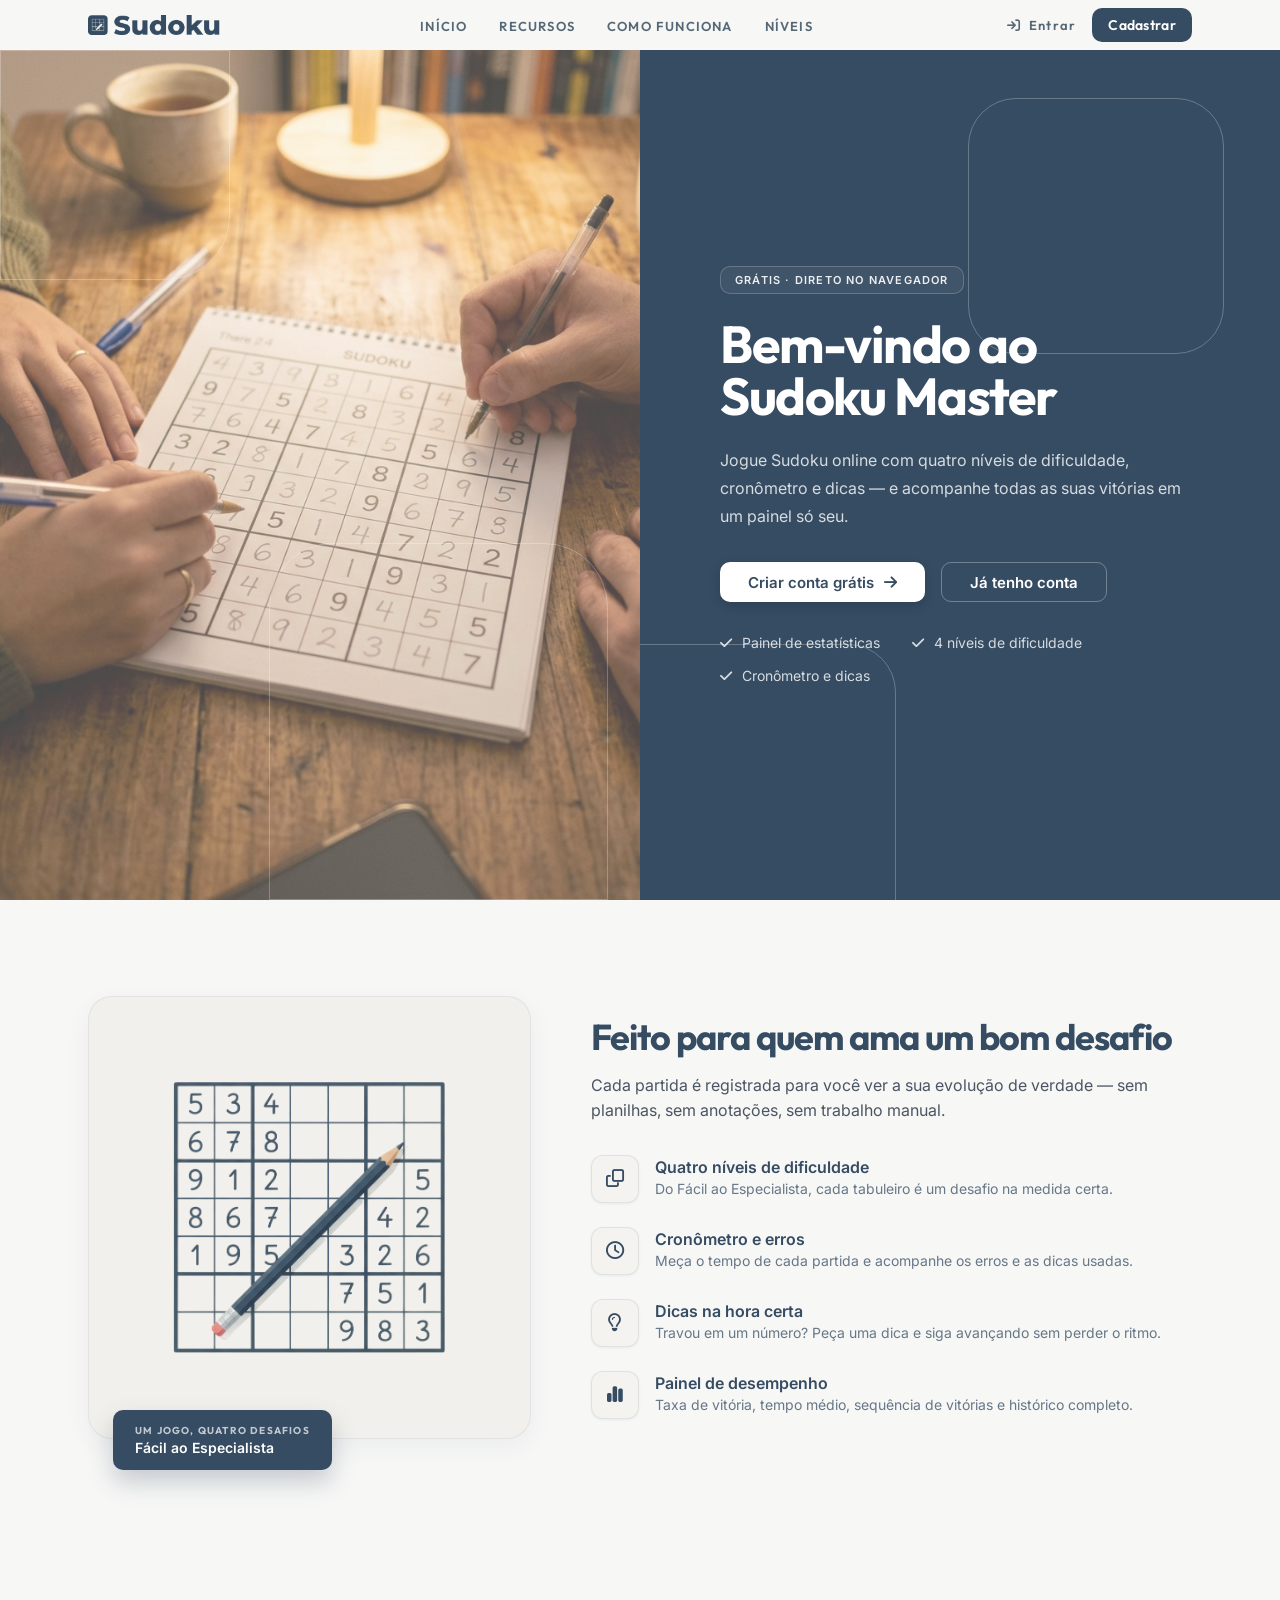
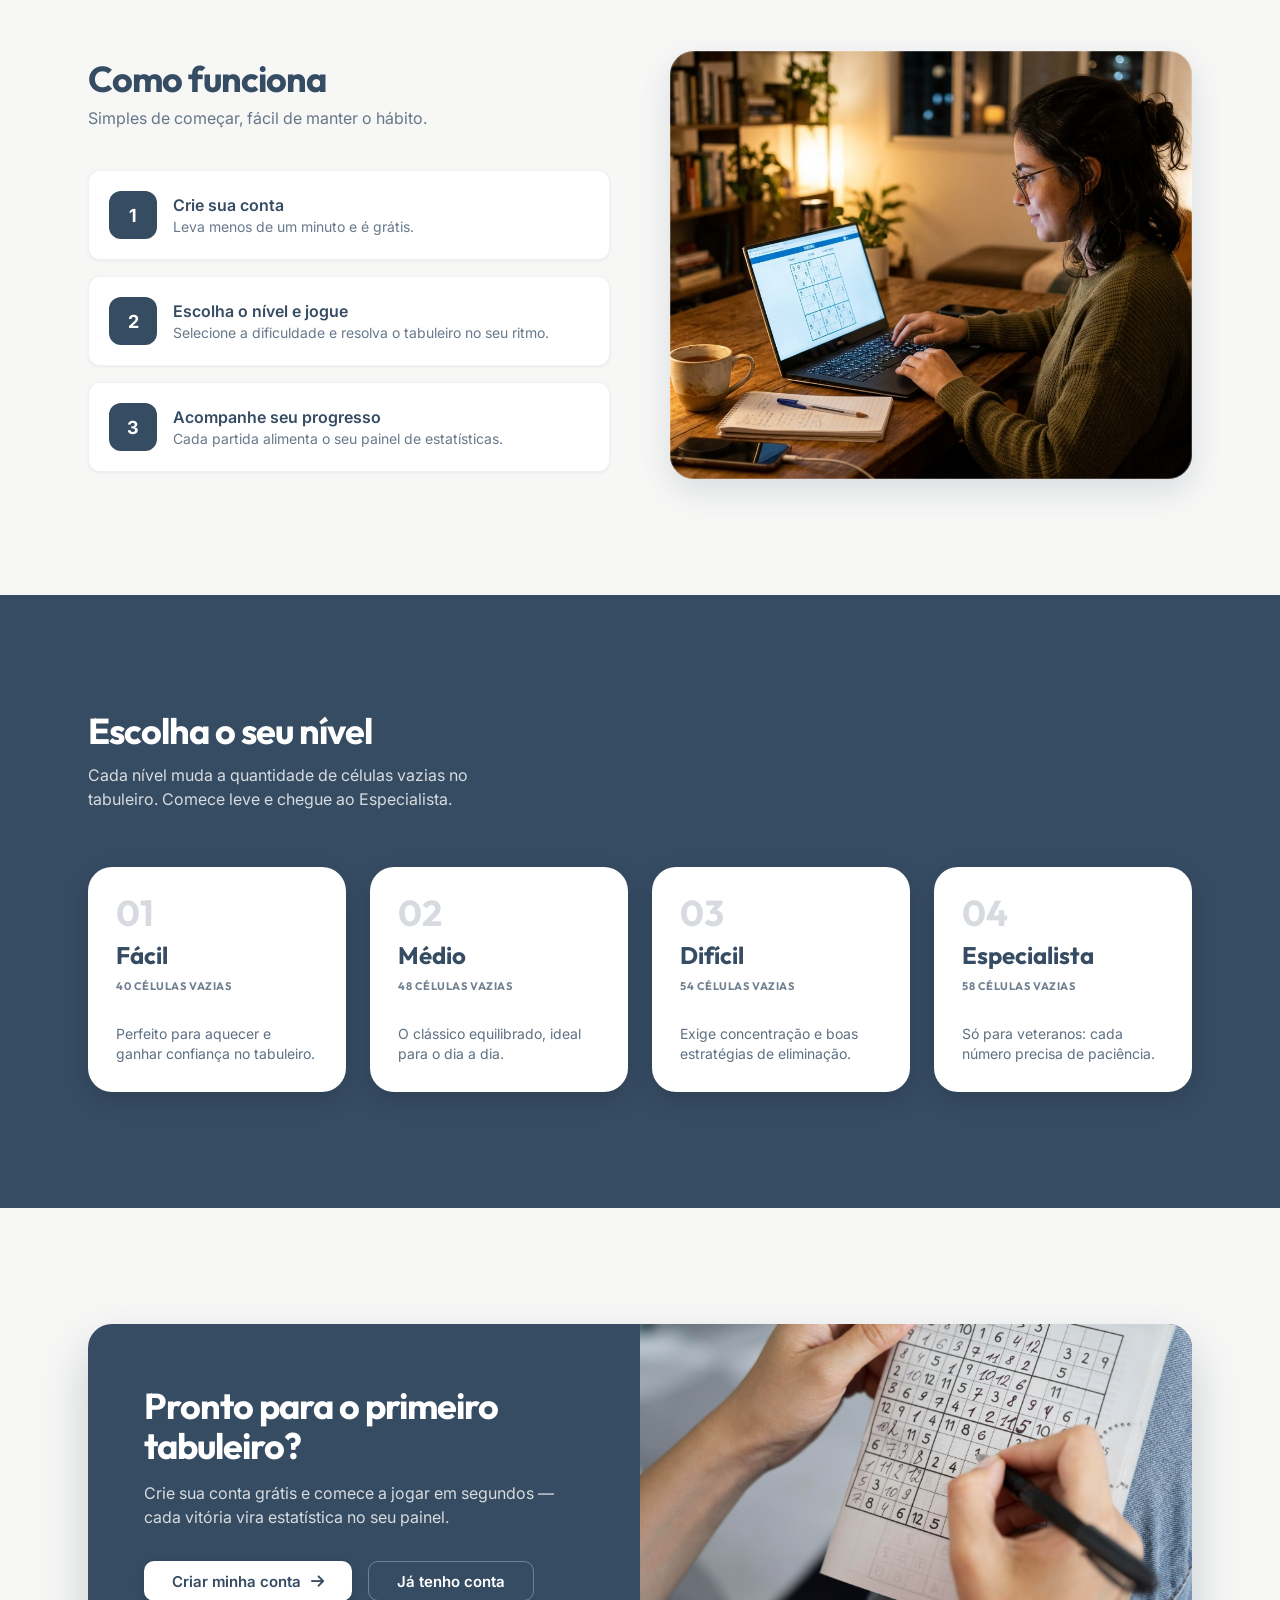
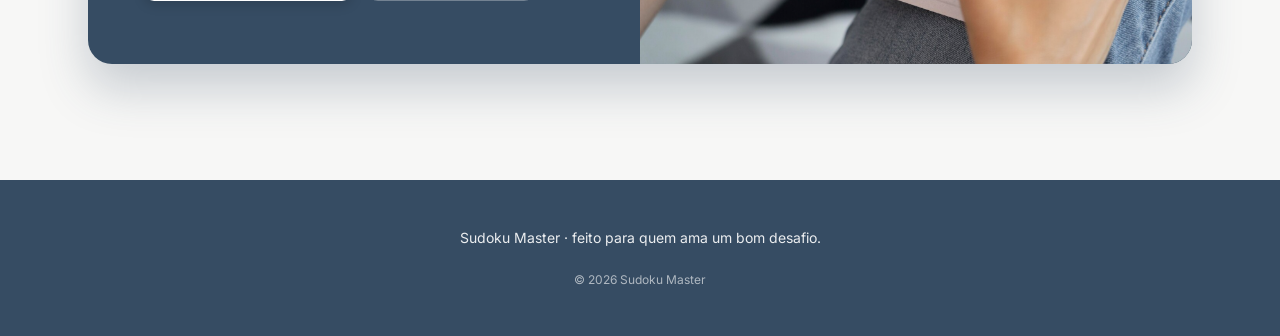
<file: index.html>
<!DOCTYPE html>
<html lang="pt-BR">
<head>
    <meta charset="UTF-8">
    <meta name="viewport" content="width=device-width, initial-scale=1.0">
    <link rel="icon" type="image/png" href="./assets/branding/Frame.png" />
    <title>Sudoku Master</title>
    <link rel="stylesheet" href="https://cdnjs.cloudflare.com/ajax/libs/font-awesome/6.5.2/css/all.min.css">
    <link rel="stylesheet" href="./src/css/pages/index/navbar.css">
    <link rel="stylesheet" href="./src/css/pages/index/inicio.css">
    <link rel="stylesheet" href="./src/css/pages/index/recurso.css">
    <link rel="stylesheet" href="./src/css/pages/index/funcao.css">
    <link rel="stylesheet" href="./src/css/pages/index/nivel.css">
    <link rel="stylesheet" href="./src/css/pages/index/cta.css">
    <link rel="stylesheet" href="./src/css/pages/index/footer.css">
</head>
<body>
    <header class="navbar">
        <div class="navbar-container">
            <a href="#Inicio"><img class="logo" src="./assets/branding/logo.png" alt="sudoku master"/></a>
            <nav class="navbar-menu">
                <ul>
                    <li><a href="#Inicio">INÍCIO</a></li>
                    <li><a href="#Recurso">RECURSOS</a></li>
                    <li><a href="#Funcao">COMO FUNCIONA</a></li>
                    <li><a href="#Niveis">NÍVEIS</a></li>
                </ul>
            </nav>
            <div class="navbar-acoes">
                <a class="link-entrar" href="./src/pages/login.html">
                    <i 
                        class="fa-solid fa-arrow-right-to-bracket"
                    ></i>
                    Entrar
                </a>
                <a class="btn-navbar" href="./src/pages/cadastro.html">Cadastrar</a>
            </div>
        </div>
    </header>
    <section class="inicio" id="Inicio"> 
        <div class="inicio-split">
            <div class="inicio-left">
                <img src="./assets/img/img1.jpeg" alt="Duas pessoas jogando sudoku no papel">
                <div class="left-quadrado1"></div>
                <div class="left-quadrado2"></div>
            </div>
            <div class="inicio-right">
                <div class="right-quadrado1"></div>
                <div class="right-quadrado2"></div>
                <div class="inicio-container">
                    <span class="tag">Grátis · direto no navegador</span>
                    <h1>Bem-vindo ao Sudoku Master</h1>
                    <p class="subtitulo">
                        Jogue Sudoku online com quatro níveis de dificuldade, cronômetro e dicas — e acompanhe
                        todas as suas vitórias em um painel só seu.
                    </p>
                    <div class="inicio-botoes">
                        <a class="btn btn-claro" href="./src/pages/cadastro.html">
                            Criar conta grátis
                            <i class="fa-solid fa-arrow-right"></i>
                        </a>
                        <a class="btn btn-contorno" href="./src/pages/login.html">Já tenho conta</a>
                    </div>
                    <ul class="inicio-checks">
                        <li>
                            <i class="fa-solid fa-check"></i>
                            Painel de estatísticas
                        </li>
                        <li>
                            <i class="fa-solid fa-check"></i>
                            4 níveis de dificuldade
                        </li>
                        <li>
                            <i class="fa-solid fa-check"></i>
                            Cronômetro e dicas
                        </li>
                    </ul>
                </div>
            </div>
        </div>
    </section>
    <section class="recurso" id="Recurso">
        <div class="recurso-container">
            <div class="recurso-left">
                <div class="recurso-card">
                    <img src="./assets/img/img2.png" alt="Tabuleiro de sudoku">
                    <div class="recurso-badge">
                        <span class="badge-titulo">Um jogo, quatro desafios</span>
                        <p class="badge-subtitulo">Fácil ao Especialista</p>
                    </div>
                </div>
            </div>

            <div class="recurso-right">
                <h2>Feito para quem ama um bom desafio</h2>
                <p class="recurso-descricao">
                    Cada partida é registrada para você ver a sua evolução de verdade — sem planilhas, 
                    sem anotações, sem trabalho manual.
                </p>
                <ul class="recurso-lista">
                    <li class="feature">
                        <span class="feature-icone">
                            <i class="fa-regular fa-clone"></i>
                        </span>
                        <div class="feature-texto">
                            <h3>Quatro níveis de dificuldade</h3>
                            <p>Do Fácil ao Especialista, cada tabuleiro é um desafio na medida certa.</p>
                        </div>
                    </li>
                    <li class="feature">
                        <span class="feature-icone">
                            <i class="fa-regular fa-clock"></i>
                        </span>
                        <div class="feature-texto">
                            <h3>Cronômetro e erros</h3>
                            <p>Meça o tempo de cada partida e acompanhe os erros e as dicas usadas.</p>
                        </div>
                    </li>
                    <li class="feature">
                        <span class="feature-icone">
                            <i class="fa-regular fa-lightbulb"></i>
                        </span>
                        <div class="feature-texto">
                            <h3>Dicas na hora certa</h3>
                            <p>Travou em um número? Peça uma dica e siga avançando sem perder o ritmo.</p>
                        </div>
                    </li>
                    <li class="feature">
                        <span class="feature-icone">
                            <i class="fa-solid fa-chart-simple"></i>
                        </span>
                        <div class="feature-texto">
                            <h3>Painel de desempenho</h3>
                            <p>Taxa de vitória, tempo médio, sequência de vitórias e histórico completo.</p>
                        </div>
                    </li>
                </ul>
            </div>
        </div>
    </section>
    <section class="funcao" id="Funcao">
        <div class="funcao-container">
            <div class="funcao-left">
                <h2>Como funciona</h2>
                <p class="funcao-descricao">Simples de começar, fácil de manter o hábito.</p>
                <ol class="funcao-passos">
                    <li class="passo">
                        <span class="passo-numero">1</span>
                        <div class="passo-texto">
                            <h3>Crie sua conta</h3>
                            <p>Leva menos de um minuto e é grátis.</p>
                        </div>
                    </li>
                    <li class="passo">
                        <span class="passo-numero">2</span>
                        <div class="passo-texto">
                            <h3>Escolha o nível e jogue</h3>
                            <p>Selecione a dificuldade e resolva o tabuleiro no seu ritmo.</p>
                        </div>
                    </li>
                    <li class="passo">
                        <span class="passo-numero">3</span>
                        <div class="passo-texto">
                            <h3>Acompanhe seu progresso</h3>
                            <p>Cada partida alimenta o seu painel de estatísticas.</p>
                        </div>
                    </li>
                </ol>
            </div>
            <div class="funcao-right">
                <img src="./assets/img/img3.jpeg" alt="Mulher jogando sudoku no notebook, com uma xícara de chá e um caderno ao lado">
            </div>
        </div>
    </section>
    <section class="niveis" id="Niveis">
        <div class="niveis-container">
            <div class="niveis-header">
                <h2>Escolha o seu nível</h2>
                <p class="niveis-descricao">
                    Cada nível muda a quantidade de células vazias no tabuleiro. Comece leve e chegue ao Especialista.
                </p>
            </div>
            <ul class="niveis-grid">
                <li>
                    <article class="nivel">
                        <span class="nivel-numero">01</span>
                        <h3>Fácil</h3>
                        <span class="nivel-celulas">40 células vazias</span>
                        <p>Perfeito para aquecer e ganhar confiança no tabuleiro.</p>
                    </article>
                </li>
                <li>
                    <article class="nivel">
                        <span class="nivel-numero">02</span>
                        <h3>Médio</h3>
                        <span class="nivel-celulas">48 células vazias</span>
                        <p>O clássico equilibrado, ideal para o dia a dia.</p>
                    </article>
                </li>
                <li>
                    <article class="nivel">
                        <span class="nivel-numero">03</span>
                        <h3>Difícil</h3>
                        <span class="nivel-celulas">54 células vazias</span>
                        <p>Exige concentração e boas estratégias de eliminação.</p>
                    </article>
                </li>
                <li>
                    <article class="nivel">
                        <span class="nivel-numero">04</span>
                        <h3>Especialista</h3>
                        <span class="nivel-celulas">58 células vazias</span>
                        <p>Só para veteranos: cada número precisa de paciência.</p>
                    </article>
                </li>
            </ul>
        </div>
    </section>
    <section class="cta">
        <div class="cta-banner">
            <div class="cta-conteudo">
                <h2>Pronto para o primeiro tabuleiro?</h2>
                <p class="cta-descricao">
                    Crie sua conta grátis e comece a jogar em segundos — cada vitória vira estatística no seu painel.
                </p>
                <div class="cta-botoes">
                    <a class="btn btn-claro" href="./src/pages/cadastro.html">
                        Criar minha conta
                        <i class="fa-solid fa-arrow-right"></i>
                    </a>
                    <a class="btn btn-contorno" href="./src/pages/login.html">Já tenho conta</a>
                </div>
            </div>
            <div class="cta-imagem">
                <img src="./assets/img/img4.png" alt="Mãos preenchendo um sudoku em um caderno com uma caneta">
            </div>
        </div>
    </section>
    <footer class="footer">
        <p class="footer-tagline">Sudoku Master · feito para quem ama um bom desafio.</p>
        <p class="footer-copyright">© 2026 Sudoku Master</p>
    </footer>
</body>
</html>
</file>
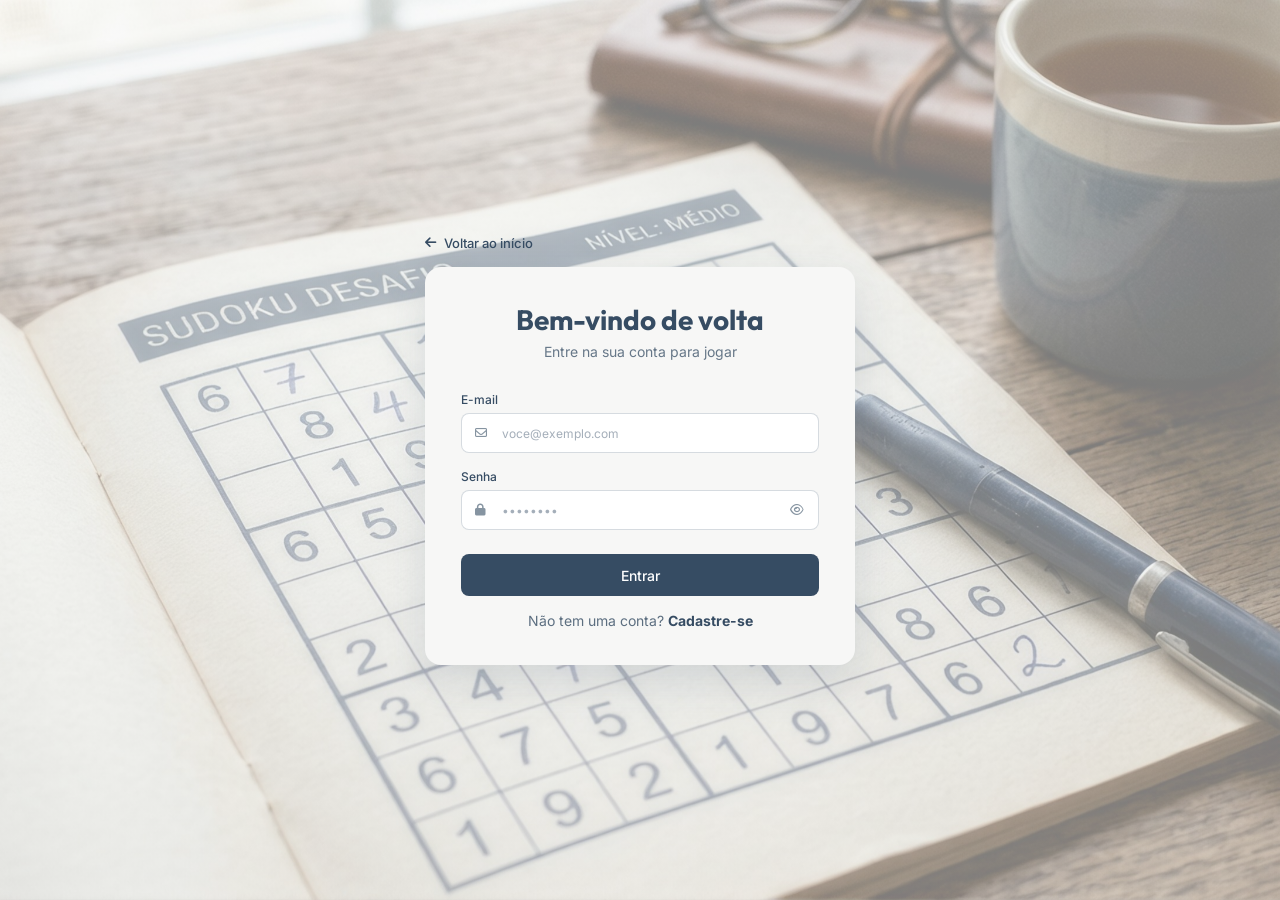
<file: src/pages/login.html>
<!DOCTYPE html>
<html lang="pt-BR">
<head>
    <meta charset="UTF-8">
    <meta name="viewport" content="width=device-width, initial-scale=1.0">
    <link rel="icon" type="image/png" href="../../assets/branding/Frame.png" />
    <title>Entrar | Sudoku Master</title>
    <link rel="stylesheet" href="https://cdnjs.cloudflare.com/ajax/libs/font-awesome/6.5.2/css/all.min.css">
    <link rel="stylesheet" href="../css/pages/login.css">
</head>
<body class="pagina-auth">
    <main class="auth">
        <div class="auth-conteudo">
            <a class="auth-voltar" href="../../index.html">
                <i class="fa-solid fa-arrow-left"></i> Voltar ao início
            </a>
            <div class="auth-card">
                <header class="auth-header">
                    <h1>Bem-vindo de volta</h1>
                    <p>Entre na sua conta para jogar</p>
                </header>
                <form class="auth-form" id="form-login" novalidate>
                    <div class="campo">
                        <label for="email">E-mail</label>
                        <div class="campo-input">
                            <i class="fa-regular fa-envelope campo-icone"></i>
                            <input type="email" id="ipt_email" name="email" placeholder="voce@exemplo.com" autocomplete="email" required>
                        </div>
                        <span class="erro" id="erro-email"></span>
                    </div>
                    <div class="campo">
                        <label for="senha">Senha</label>
                        <div class="campo-input">
                            <i class="fa-solid fa-lock campo-icone"></i>
                            <input type="password" id="ipt_senha" name="senha" placeholder="••••••••" autocomplete="current-password" required>
                            <button type="button" class="campo-olho" aria-label="Mostrar senha">
                                <i class="fa-regular fa-eye"></i>
                            </button>
                        </div>
                        <span class="erro" id="erro-senha"></span>
                    </div>
                    <button type="submit" class="btn-submit" onclick="entrar()">Entrar</button>
                </form>
                <p class="auth-rodape">Não tem uma conta? <a href="./cadastro.html">Cadastre-se</a></p>
            </div>
        </div>
    </main>
</body>
</html>
<script>
    let emails = [];
    let senhas = [];

    if (localStorage.getItem("emails") != null) {
        emails = JSON.parse(localStorage.getItem("emails"));
        senhas = JSON.parse(localStorage.getItem("senhas"));
    }

    function entrar() {
        let email = ipt_email.value.trim();
        let senha = ipt_senha.value;
        let achou = false;

        if (email == "") {
            alert("Digite o e-mail!");
        } else if (senha == "") {
            alert("Digite a senha!");
        } else {
            for (let cont = 0; cont < emails.length; cont++) {
                if (emails[cont].toLowerCase() == email.toLowerCase() && senhas[cont] == senha) {
                    achou = true;
                }
            }

            if (achou == true) {
                alert('Entrando na Plataforma')
                window.location.href = "index.html";
                
            } else {
                alert("E-mail ou senha incorretos!");
            }
        }
    }
</script>
</file>
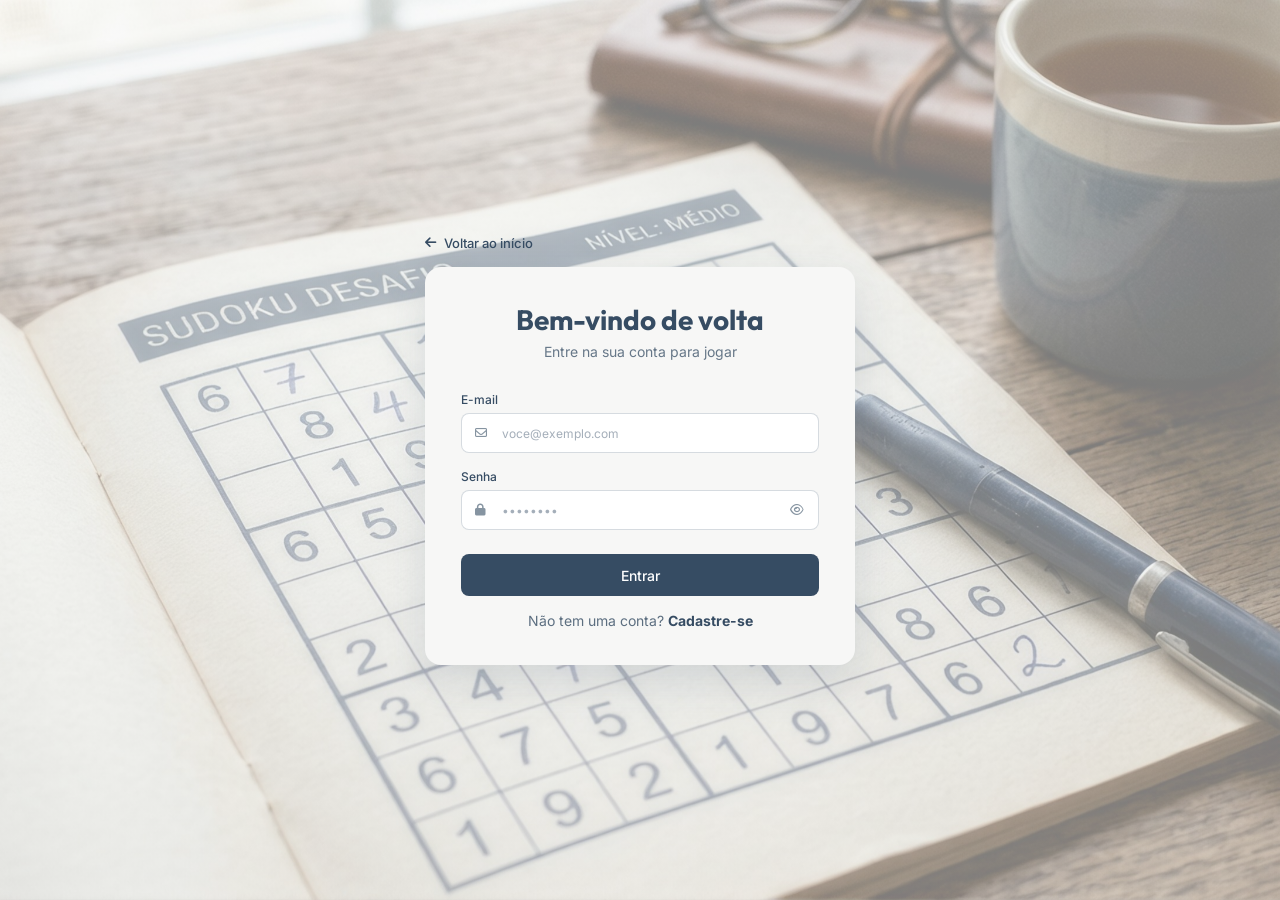
<file: public/src/pages/login.html>
<!DOCTYPE html>
<html lang="pt-BR">
<head>
    <meta charset="UTF-8">
    <meta name="viewport" content="width=device-width, initial-scale=1.0">
    <link rel="icon" type="image/png" href="../../assets/branding/Frame.png" />
    <title>Entrar | Sudoku Master</title>
    <link rel="stylesheet" href="https://cdnjs.cloudflare.com/ajax/libs/font-awesome/6.5.2/css/all.min.css">
    <link rel="stylesheet" href="../css/pages/login.css">
</head>
<body class="pagina-auth">
    <main class="auth">
        <div class="auth-conteudo">
            <a class="auth-voltar" href="../../index.html">
                <i class="fa-solid fa-arrow-left"></i> Voltar ao início
            </a>
            <div class="auth-card">
                <header class="auth-header">
                    <h1>Bem-vindo de volta</h1>
                    <p>Entre na sua conta para jogar</p>
                </header>
                <form class="auth-form" id="form-login" novalidate>
                    <div class="campo">
                        <label for="email">E-mail</label>
                        <div class="campo-input">
                            <i class="fa-regular fa-envelope campo-icone"></i>
                            <input type="email" id="ipt_email" name="email" placeholder="voce@exemplo.com" autocomplete="email" required>
                        </div>
                    </div>
                    <div class="campo">
                        <label for="senha">Senha</label>
                        <div class="campo-input">
                            <i class="fa-solid fa-lock campo-icone"></i>
                            <input type="password" id="ipt_senha" name="senha" placeholder="••••••••" autocomplete="current-password" required>
                            <button type="button" class="campo-olho" aria-label="Mostrar senha" onclick="alternarSenha(ipt_senha, olho_senha)">
                                <i id="olho_senha" class="fa-regular fa-eye"></i>
                            </button>
                        </div>
                    </div>
                    <div id="div_mensagem" class="mensagem" role="alert"></div>
                    <button type="button" class="btn-submit" onclick="entrar()">Entrar</button>
                </form>
                <p class="auth-rodape">Não tem uma conta? <a href="./cadastro.html">Cadastre-se</a></p>
            </div>
        </div>
    </main>
</body>
</html>
<script>
    function mostrarMensagem(texto, tipo){
        div_mensagem.innerHTML = texto;
        div_mensagem.className = "mensagem " + tipo;
    }

    function limparMensagem(){
        div_mensagem.innerHTML = "";
        div_mensagem.className = "mensagem";
    }

    function entrar(){
        let email = ipt_email.value.trim();
        let senha = ipt_senha.value;

        if(email == '' || senha == ''){
            mostrarMensagem("Preencha o e-mail e a senha.", "erro");
        }else{
            limparMensagem();

            fetch("/usuarios/autenticar", {
                method: "POST",
                headers: {
                    "Content-Type": "application/json"
                },
                body: JSON.stringify({
                    emailServer: email,
                    senhaServer: senha
                })
            }).then(function (resposta){
                if(resposta.ok){
                    resposta.json().then(function (json){
                        sessionStorage.ID_USUARIO = json.id;
                        sessionStorage.NOME_USUARIO = json.nome;
                        sessionStorage.EMAIL_USUARIO = json.email;
                        sessionStorage.ATIVO = json.ativo;
                        sessionStorage.DT_CRIACAO = json.dt_criacao;
                        mostrarMensagem("Login realizado! Entrando...", "sucesso");

                        setTimeout(function(){
                            window.location = "/src/pages/Dashboard/inicio.html";
                        }, 2000);
                    });
                }else{
                    resposta.text().then(function (texto){
                        mostrarMensagem(texto, "erro");
                    })
                }
            })
        }
    }

    function alternarSenha(campo, icone){
        if(campo.type == "password") {
            campo.type = "text";
            icone.className = "fa-regular fa-eye-slash";
        }else{
            campo.type = "password";
            icone.className = "fa-regular fa-eye";
        }
    }
</script>
</file>
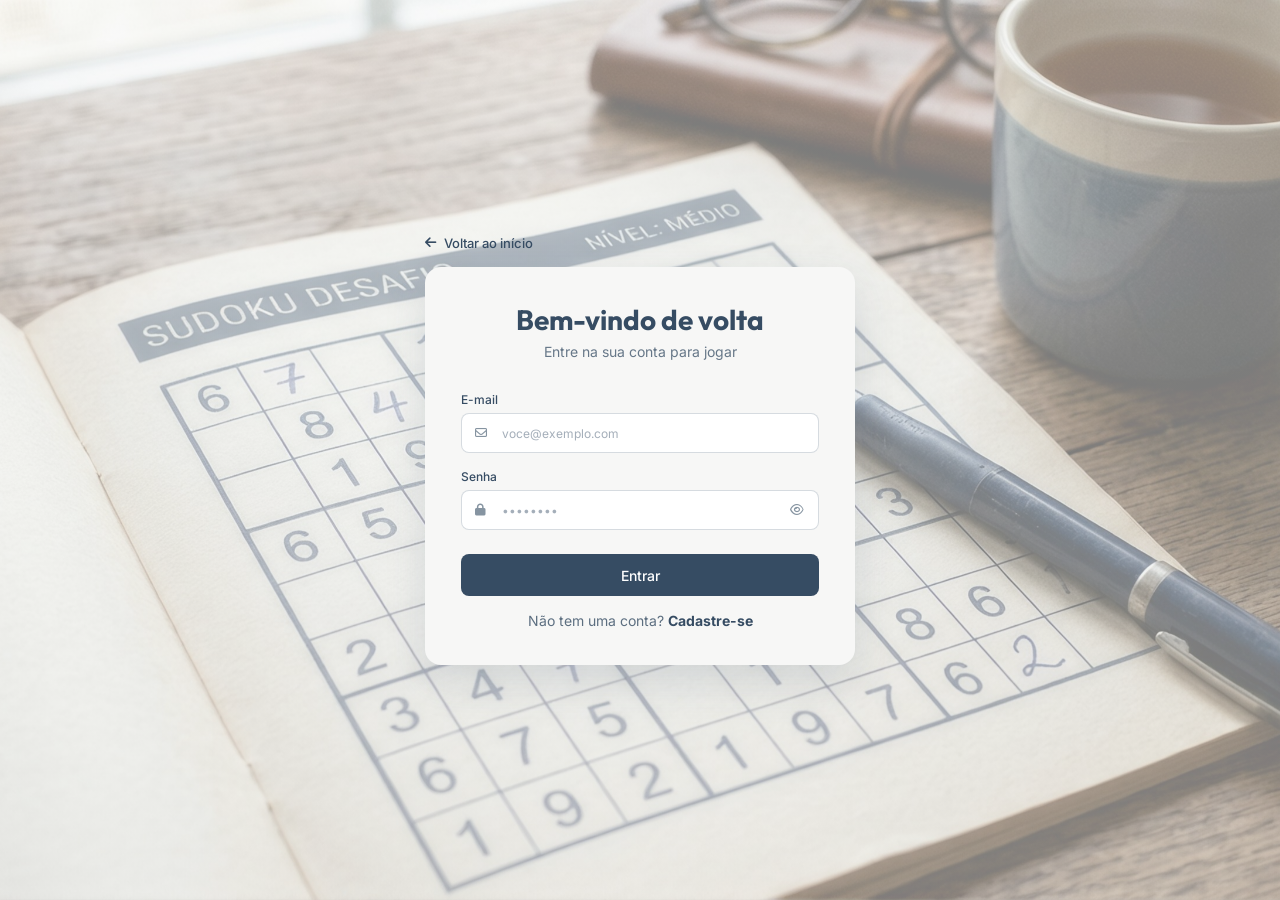
<file: public/src/pages/Dashboard/perfil.html>
<!DOCTYPE html>
<html lang="en">
<head>
    <meta charset="UTF-8">
    <meta name="viewport" content="width=device-width, initial-scale=1.0">
    <link rel="icon" type="image/png" href="../../../assets/branding/Frame.png" />
    <title>Perfil | Sudoku Master</title>
    <link rel="stylesheet" href="https://cdnjs.cloudflare.com/ajax/libs/font-awesome/6.5.2/css/all.min.css">
    <link rel="stylesheet" href="../../css/pages/dashboard/app.css">
    <link rel="stylesheet" href="../../css/pages/dashboard/sidebar.css">
    <link rel="stylesheet" href="../../css/pages/dashboard/perfil/perfil.css">
</head>
<body>
    <div class="app">
        <aside class="sidebar">
            <div>
                <a class="sidebar-logo" href="inicio.html">
                    <img src="../../../assets/branding/logo.png" alt="Sudoku Master">
                </a>

                <nav>
                    <ul class="menu">
                        <li><a class="menu-item" href="inicio.html"><i class="fa-solid fa-house"></i>Início</a></li>
                        <li><a class="menu-item" href="jogar.html" aria-current="page"><i class="fa-solid fa-gamepad"></i>Jogar</a></li>
                        <li><a class="menu-item" href="painel.html"><i class="fa-solid fa-table-cells-large"></i>Painel</a></li>
                        <li><a class="menu-item ativo" href="perfil.html"><i class="fa-solid fa-user"></i>Perfil</a></li>
                    </ul>
                </nav>
            </div>

            <div class="sidebar-usuario">
                <p class="usuario-nome" id="nomeUsuario"></p>
                <p class="usuario-email" id="emailUsuario"></p>
                <button type="button" class="btn-sair" onclick="sair()">
                    <i class="fa-solid fa-right-from-bracket"></i>Sair
                </button>
            </div>
        </aside>
        <main class="conteudo">
            <div class="pagina pagina-perfil">
                <header>
                    <span class="etiqueta">Perfil</span>
                    <h1 class="pagina-titulo">Meu perfil</h1>
                    <p class="pagina-subtitulo">Atualize o seu nome e veja os dados da sua conta</p>
                </header>
                <div class="perfil-lista">
                    <section class="card perfil-topo">
                        <span class="avatar" id="avatarPerfil"></span>
                        <div>
                            <h2 class="perfil-nome" id="perfilNome"></h2>
                            <p class="perfil-email">
                                <i class="fa-regular fa-envelope"></i>
                                <span id="perfilEmail"></span>
                            </p>
                        </div>
                    </section>
                    <section class="card perfil-secao">
                        <h2 class="secao-titulo">Nome de exibição</h2>
                        <p class="secao-descricao">É assim que você aparece na plataforma.</p>
                        <form onsubmit="salvarNome(); return false;">
                            <label class="campo-rotulo" for="iptNome">Nome de Perfil</label>
                            <input class="campo-input" type="text" id="iptNome" value="Einer" autocomplete="name">
                            <button type="submit" class="btn-salvar">Salvar</button>
                            <p class="perfil-msg" id="msgNome" role="status"></p>
                        </form>
                    </section>
                    <section class="card perfil-secao">
                        <h2 class="secao-titulo">Conta</h2>
                        <ul class="info-lista">
                            <li class="info-linha">
                                <span class="info-rotulo"><i class="fa-regular fa-envelope"></i>E-mail</span>
                                <span class="info-valor" id="contaEmail">einer@gmail.com</span>
                            </li>
                            <li class="info-linha">
                                <span class="info-rotulo"><i class="fa-regular fa-user"></i>Status de conta</span>
                                <span class="info-valor" id="contaStatus"></span>
                            </li>
                            <li class="info-linha">
                                <span class="info-rotulo"><i class="fa-regular fa-calendar"></i>Membro desde</span>
                                <span class="info-valor" id="contaDesde"></span>
                            </li>
                        </ul> 
                    </section>
                </div>
            </div>
        </main>
    </div>
</body>
</html>
<script>
    function validarSessao(){
        let idUsuario = sessionStorage.ID_USUARIO;
        let nomeUsuario = sessionStorage.NOME_USUARIO;
        let emailUsuario = sessionStorage.EMAIL_USUARIO;
        let ativoUsuario = sessionStorage.ATIVO;
        let dtCriacao = sessionStorage.DT_CRIACAO;

        if (idUsuario == undefined) {
            window.location = "../login.html";
            return;
        }

        if (document.getElementById("nomeUsuario")) {
            document.getElementById("nomeUsuario").innerHTML = nomeUsuario;
        }
        if (document.getElementById("emailUsuario")) {
            document.getElementById("emailUsuario").innerHTML = emailUsuario;
        }
        if (document.getElementById("perfilNome")) {
            document.getElementById("perfilNome").innerHTML = nomeUsuario;
        }
        if (document.getElementById("perfilEmail")) {
            document.getElementById("perfilEmail").innerHTML = emailUsuario;
        }
        if (document.getElementById("contaEmail")) {
            document.getElementById("contaEmail").innerHTML = emailUsuario;
        }
        if (document.getElementById("iptNome")) {
            document.getElementById("iptNome").value = nomeUsuario;
        }
        if (document.getElementById("avatarPerfil")) {
            if(nomeUsuario){
                document.getElementById("avatarPerfil").innerHTML = nomeUsuario.charAt(0).toUpperCase();
            }
        }

        if(document.getElementById("contaStatus")){
            if(ativoUsuario == 1){
                document.getElementById("contaStatus").innerHTML = "Ativo";
            }else{
                document.getElementById("contaStatus").innerHTML = "Inativo";
            }
        }

        if (document.getElementById("contaDesde")) {
            if (dtCriacao !== undefined && dtCriacao !== null && dtCriacao !== "") {
                let dataObj = new Date(dtCriacao);
                let dia = dataObj.getDate();
                let ano = dataObj.getFullYear();
                let mesNome = dataObj.toLocaleString('pt-BR', { month: 'long' });

                document.getElementById("contaDesde").innerHTML = dia + " de " + mesNome + " de " + ano;
            } else {
                document.getElementById("contaDesde").innerHTML = "Data indisponível";
            }
        }
    }

    function salvarNome(){
        let idUsuario = sessionStorage.ID_USUARIO;
        let novoNome = document.getElementById("iptNome").value.trim();
        let msgNome = document.getElementById("msgNome");

        if(novoNome === ""){
            msgNome.innerHTML = "O nome não pode ficar em branco.";
            msgNome.className = "perfil-msg erro";
            return;
        }

        fetch(`/usuarios/atualizar/${idUsuario}`, {
            method: "PUT",
            headers: {
                "Content-Type": "application/json"
            },
            body: JSON.stringify({
                nomeServer: novoNome
            })
        })
        .then(function (resposta){
            if(resposta.ok){
                sessionStorage.NOME_USUARIO = novoNome;

                msgNome.innerHTML = "Nome atualizado com sucesso!";
                msgNome.className = "perfil-msg sucesso";

                document.getElementById("perfilNome").innerHTML = novoNome;
                document.getElementById("nomeUsuario").innerHTML = novoNome;

                setTimeout(function (){
                    msgNome.innerHTML = "";
                }, 3000);
            }else{
                msgNome.innerHTML = "Erro ao atualizar o nome.";
                msgNome.className = "perfil-msg erro";
            }
        })
        .catch(function (erro){
            console.error("Erro na requisição:", erro);
            msgNome.innerHTML = "Erro de conexão com o servidor.";
            msgNome.className = "perfil-msg erro";
        });
    }

    validarSessao();

    function sair() {
        sessionStorage.clear();
        window.location = "/index.html";
    }
</script>
</file>
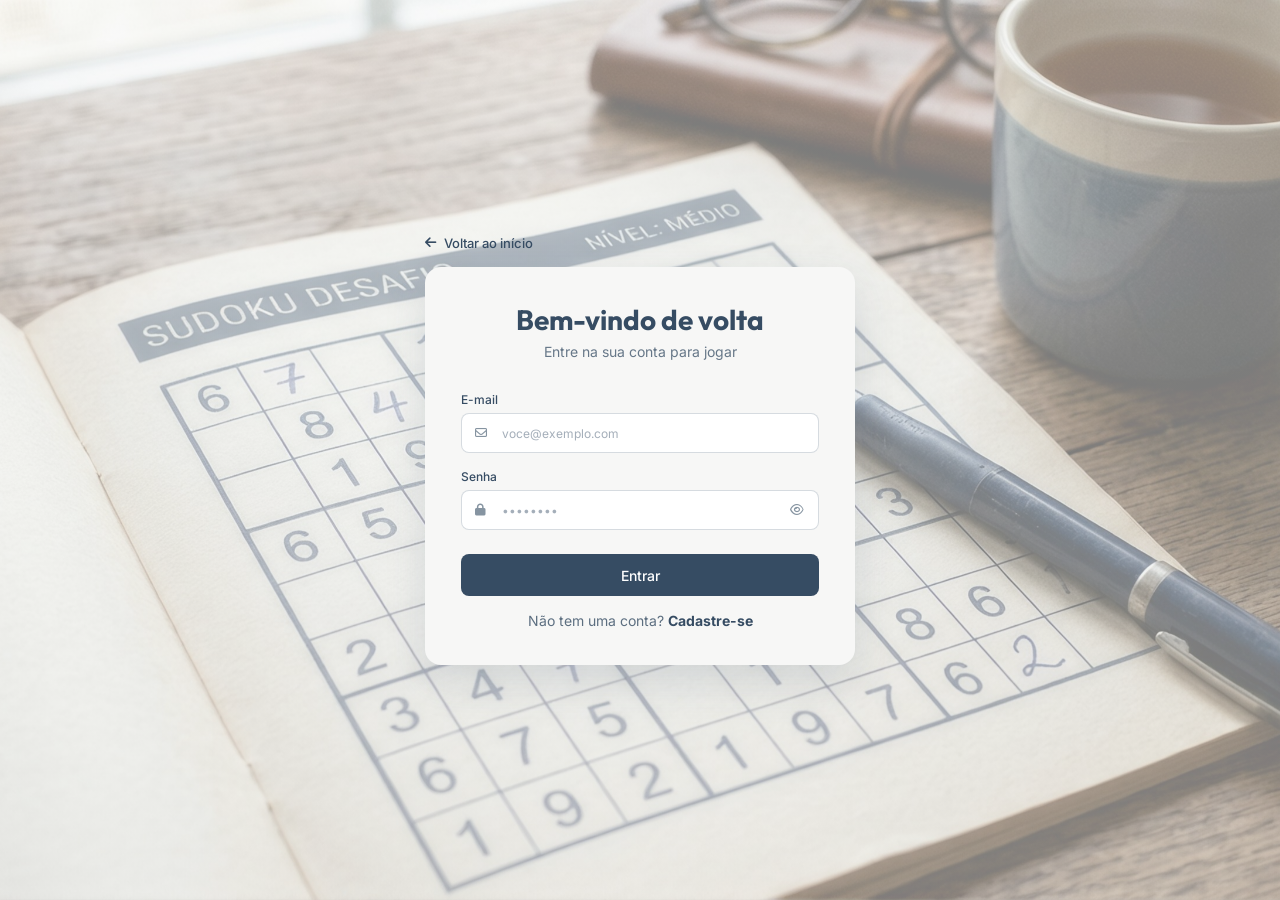
<file: public/src/pages/Dashboard/resultado.html>
<!DOCTYPE html>
<html lang="en">
<head>
    <meta charset="UTF-8">
    <meta name="viewport" content="width=device-width, initial-scale=1.0">
    <link rel="icon" type="image/png" href="../../../assets/branding/Frame.png" />
    <title>Resultado | Sudoku Master</title>
    <link rel="stylesheet" href="https://cdnjs.cloudflare.com/ajax/libs/font-awesome/6.5.2/css/all.min.css">
    <link rel="stylesheet" href="../../css/pages/dashboard/app.css">
    <link rel="stylesheet" href="../../css/pages/dashboard/sidebar.css">
    <link rel="stylesheet" href="../../css/pages/dashboard/jogar/resultado.css">
</head>
<body>
    <div class="app">
        <aside class="sidebar">
            <div>
                <a class="sidebar-logo" href="inicio.html">
                    <img src="../../../assets/branding/logo.png" alt="Sudoku Master">
                </a>

                <nav>
                    <ul class="menu">
                        <li><a class="menu-item" href="inicio.html"><i class="fa-solid fa-house"></i>Início</a></li>
                        <li><a class="menu-item ativo" href="jogar.html" aria-current="page"><i class="fa-solid fa-gamepad"></i>Jogar</a></li>
                        <li><a class="menu-item" href="painel.html"><i class="fa-solid fa-table-cells-large"></i>Painel</a></li>
                        <li><a class="menu-item" href="perfil.html"><i class="fa-solid fa-user"></i>Perfil</a></li>
                    </ul>
                </nav>
            </div>

            <div class="sidebar-usuario">
                <p class="usuario-nome" id="nomeUsuario"></p>
                <p class="usuario-email" id="emailUsuario"></p>
                <button type="button" class="btn-sair" onclick="sair()">
                    <i class="fa-solid fa-right-from-bracket"></i>Sair
                </button>
            </div>
        </aside>
        <main class="conteudo">
            <div class="pagina pagina-resultado">
                <section class="card resultado-card">
                    <span class="resultado-selo">Concluído</span>
                    <h1 class="resultado-titulo">Tabuleiro resolvido!</h1>
                    <p class="resultado-texto">Todas as células no lugar certo. Veja como foi o seu ritmo nesta partida</p>
                    <dl class="resultado-metricas">
                        <div class="metrica">
                            <dt>Tempo</dt>
                            <dd id="resTempo">05:48</dd>
                        </div>
                        <div class="metrica">
                            <dt>Nível</dt>
                            <dd id="resNivel">Fácil</dd>
                        </div>
                        <div class="metrica">
                            <dt>Erros</dt>
                            <dd id="resErros">1</dd>
                        </div>
                        <div class="metrica">
                            <dt>Dicas</dt>
                            <dd id="resDicas">1</dd>
                        </div>
                    </dl>
                    <p class="resultado-aviso">Partida registrada no seu histórico.</p>
                    <div class="resultado-botoes">
                        <a class="btn-resultado btn-resultado-principal" id="btnJogarOutro" href="sudoku.html?nivel=facil">
                            <i class="fa-solid fa-rotate"></i><span>Jogar outro</span>
                        </a>
                         <a class="btn-resultado btn-resultado-contorno" href="jogar.html">
                            <i class="fa-solid fa-right-left"></i>Escolher nível
                        </a>
                    </div>
                    <a class="resultado-link" href="painel.html">
                        <i class="fa-solid fa-table-cells-large"></i>Ver meu desempenho
                    </a>
                </section>
            </div>
        </main>
    </div>
</body>
</html>
<script>
    function carregarResultado(){
        let idUsuario = sessionStorage.ID_USUARIO;
        let nomeUsuario = sessionStorage.NOME_USUARIO;
        let emailUsuario = sessionStorage.EMAIL_USUARIO;

        if(idUsuario == undefined){
            window.location = "../login.html";
            return;
        }

        if(document.getElementById("nomeUsuario")){
            document.getElementById("nomeUsuario").innerHTML = nomeUsuario;
        }
        if (document.getElementById("emailUsuario")) {
            document.getElementById("emailUsuario").innerHTML = emailUsuario;
        }

        let tempo = sessionStorage.getItem("RES_TEMPO");
        let nivel = sessionStorage.getItem("RES_NIVEL");
        let erros = sessionStorage.getItem("RES_ERROS");
        let dicas = sessionStorage.getItem("RES_DICAS");

        if(tempo != null){
            document.getElementById("resTempo").innerHTML = tempo;
        }
        if(nivel != null){
            document.getElementById("resNivel").innerHTML = nivel;
        }
        if(erros != null){
            document.getElementById("resErros").innerHTML = erros;
        }
        if(dicas != null){
            document.getElementById("resDicas").innerHTML = dicas;
        }

        configurarBotaoJogar(nivel);
    }

    function configurarBotaoJogar(nivel){
        let jogarOutro = document.getElementById("btnJogarOutro");

        if(jogarOutro != null && nivel != null){
            let nivelParam = 'facil';

            if(nivel === "Médio"){
                nivelParam = "medio";
            }else if(nivel === "Difícil"){
                nivelParam = "dificil";
            }else if(nivelParam == "Especialista"){
                nivelParam = 'especialista';
            }

            jogarOutro.href = "sudoku.html?nivel=" + nivelParam;
        }
    }

    carregarResultado();

    function sair() {
        sessionStorage.clear();
        window.location = "/index.html";
    }
</script>
</file>
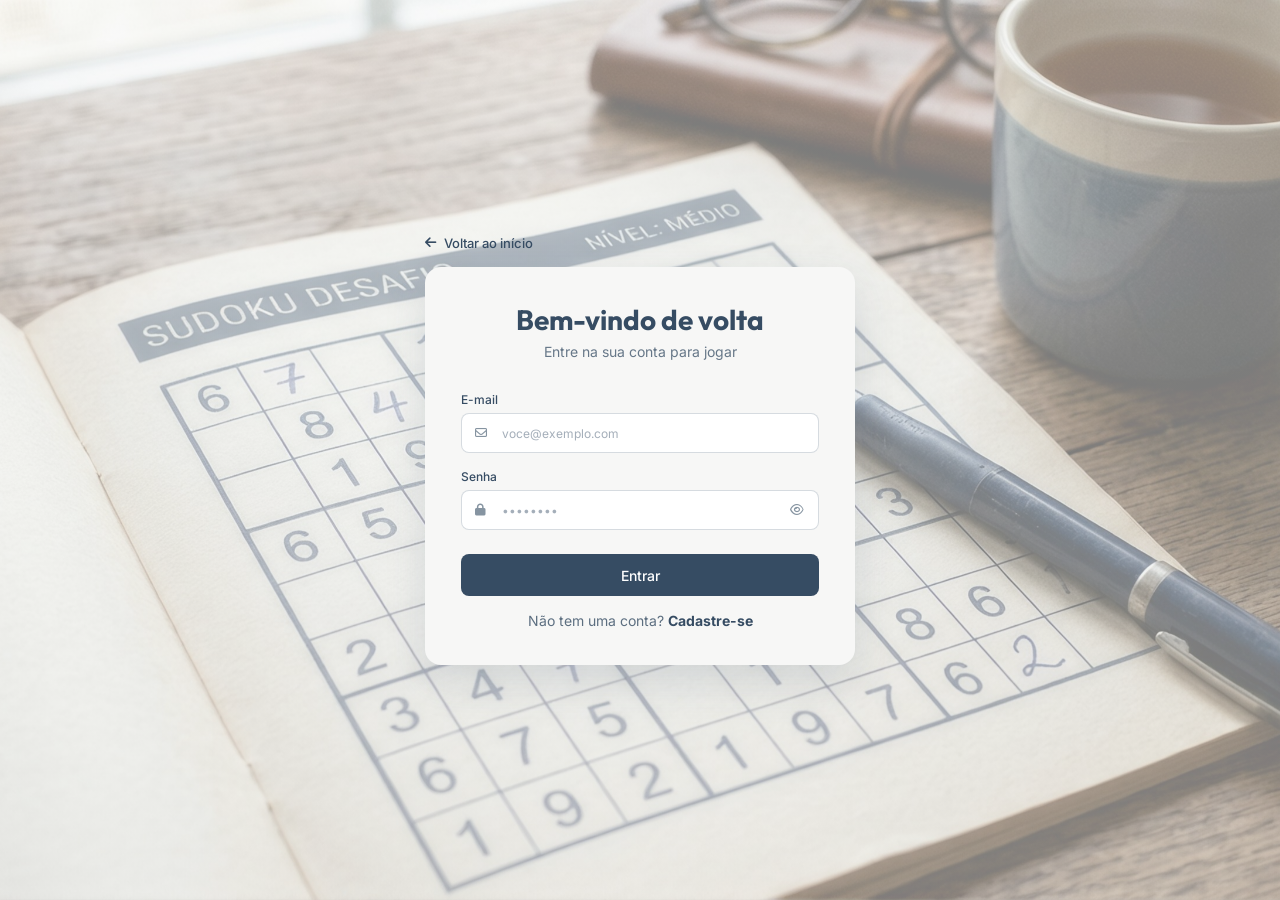
<file: public/src/pages/Dashboard/sudoku.html>
<!DOCTYPE html>
<html lang="en">
<head>
    <meta charset="UTF-8">
    <meta name="viewport" content="width=device-width, initial-scale=1.0">
    <link rel="icon" type="image/png" href="../../../assets/branding/Frame.png" />
    <title>Jogar | Sudoku Master</title>
    <link rel="stylesheet" href="https://cdnjs.cloudflare.com/ajax/libs/font-awesome/6.5.2/css/all.min.css">
    <link rel="stylesheet" href="../../css/pages/dashboard/app.css">
    <link rel="stylesheet" href="../../css/pages/dashboard/sidebar.css">
    <link rel="stylesheet" href="../../css/pages/dashboard/jogar/jogar.css">
    <link rel="stylesheet" href="../../css/pages/dashboard/jogar/sudoku.css">
</head>
<body>
    <div class="app">
        <aside class="sidebar">
            <div>
                <a class="sidebar-logo" href="inicio.html">
                    <img src="../../../assets/branding/logo.png" alt="Sudoku Master">
                </a>

                <nav>
                    <ul class="menu">
                        <li><a class="menu-item" href="inicio.html"><i class="fa-solid fa-house"></i>Início</a></li>
                        <li><a class="menu-item ativo" href="jogar.html" aria-current="page"><i class="fa-solid fa-gamepad"></i>Jogar</a></li>
                        <li><a class="menu-item" href="painel.html"><i class="fa-solid fa-table-cells-large"></i>Painel</a></li>
                        <li><a class="menu-item" href="perfil.html"><i class="fa-solid fa-user"></i>Perfil</a></li>
                    </ul>
                </nav>
            </div>

            <div class="sidebar-usuario">
                <p class="usuario-nome" id="nomeUsuario">Einer</p>
                <p class="usuario-email" id="emailUsuario">einer@gmail.com</p>
                <button type="button" class="btn-sair" onclick="sair()">
                    <i class="fa-solid fa-right-from-bracket"></i>Sair
                </button>
            </div>
        </aside>
        <main class="conteudo">
            <div class="pagina pagina-sudoku">
                <div class="jogo">
                    <section class="jogo-area">
                        <div id="tabuleiro"></div>
                        <div id="digito"></div>
                        <div class="acoes">
                            <button onclick="apagarNumero()" type="button" class="btn-acao" id="btnApagar">
                                <i class="fa-solid fa-delete-left"></i>Apagar
                            </button>
                            <button onclick="darDica()" type="button" class="btn-acao" id="btnDica">
                                <i class="fa-regular fa-lightbulb"></i><span id="textoDica">Dica</span>
                            </button>
                        </div>
                    </section>
                    <aside class="painel-jogo">
                        <dl class="painel-metricas">
                            <div class="painel-metrica">
                                <dt>Tempo</dt>
                                <dd class="painel-tempo" id="tempo">00:00</dd>
                            </div>
                            <div class="painel-metrica">
                                <dt>Nível</dt>
                                <dd id="nivel">Fácil</dd>
                            </div>
                            <div class="painel-metrica">
                                <dt>Erros</dt>
                                <dd id="erros">0</dd>
                            </div>
                            <div class="painel-metrica">
                                <dt>Dicas</dt>
                                <dd id="dicas">0</dd>
                            </div>
                        </dl>
                        <button onclick="desistirPartida()" type="button" class="btn-desistir" id="btnDesistir">Desistir da partida</button>
                    </aside>
                </div>
            </div>
        </main>
    </div>
</body>
</html>
<script>
    let solucaoBase = [
        "387491625",
        "241568379",
        "569327418",
        "758619234",
        "123784596",
        "496253187",
        "934176852",
        "675832941",
        "812945763"
    ];

    // Variaveis de controle do jogo
    let tabuleiroSolucao = [];
    let tabuleiroAtual = [];
    let celulasFixas = [];

    let linhaSelecionada = -1;
    let colunaSelecionada = -1;
    let elementoHtmlSelecionado = null;

    let quantidadeErros = 0;
    let quantidadeDicas = 0;
    let segundoDecorridos = 0;
    let cronometro = null;
    let jogoFinalizado = false;

    let idNivelAtual = 1;
    let nomeNivelTexto = "Fácil";
    let quantidadeVazias = 40; //Nivel facil
    let dataInicioPartida = new Date();

    window.onload = function (){
        validarSessao();
        iniciarJogo();
    }

    function validarSessao() {
        let idUsuario = sessionStorage.ID_USUARIO;
        let nomeUsuario = sessionStorage.NOME_USUARIO;
        let emailUsuario = sessionStorage.EMAIL_USUARIO;

        if(idUsuario == undefined){
            window.location = "../login.html";
            return;
        }

        if(document.getElementById("nomeUsuario")){
            document.getElementById("nomeUsuario").innerHTML = nomeUsuario;
        }
        if(document.getElementById("emailUsuario")){
            document.getElementById("emailUsuario").innerHTML = emailUsuario;
        }
    }

    function iniciarJogo(){
        let parametroUrl = new URLSearchParams(window.location.search);
        let nivelUrl = parametroUrl.get("nivel");

        if(nivelUrl === "medio"){
            nomeNivelTexto = "Médio";
            idNivelAtual = 2;
            quantidadeVazias = 48;
        }else if(nivelUrl === "dificil"){
            nomeNivelTexto = "Difícil";
            idNivelAtual = 3;
            quantidadeVazias = 54;
        }else if(nivelUrl === "especialista"){
            nomeNivelTexto = "Especialista";
            idNivelAtual = 4;
            quantidadeVazias = 58;
        }else{
            nomeNivelTexto = "Fácil";
            idNivelAtual = 1;
            quantidadeVazias = 40;
        }

        document.getElementById("nivel").innerText = nomeNivelTexto;
        dataInicioPartida = new Date();

        montarTabuleiro();
        criarBotoesDigitos();
        criarGradeTebuleiro();

        cronometro = setInterval(atualizarTempo, 1000);
    }

    function montarTabuleiro(){
        tabuleiroSolucao = [];
        tabuleiroAtual = [];
        celulasFixas = [];

        for(let r = 0; r < 9; r++){
            tabuleiroSolucao[r] = [];
            tabuleiroAtual[r] = [];
            celulasFixas[r] = [];

            for(let c = 0; c < 9; c++){
                let numero = parseInt(solucaoBase[r][c]);
                tabuleiroSolucao[r][c] = numero;
                tabuleiroAtual[r][c] = numero;
                celulasFixas[r][c] = true;
            }
        }

        //Sorteia posiçoes para apagar com base na dificuldade
        let posicoes = [];
        for(let i = 0; i < 81; i++){
            posicoes.push(i);
        }
        posicoes.sort(function() {
            return(Math.random() - 0.5);
        }); // embaralha as posiçoes aleatoriamente

        //Posiçoes sorteadas em espaço vazio
        for(let i = 0; i < quantidadeVazias; i++){
            let r = Math.floor(posicoes[i] / 9);
            let c = posicoes[i] % 9;
            tabuleiroAtual[r][c] = 0;
            celulasFixas[r][c] = false;
        }
    }

    //Cria botoes de 1 a 9 
    function criarBotoesDigitos(){
        let containerDigito = document.getElementById("digito");
        containerDigito.innerHTML = "";

        for(let i = 1; i <= 9; i++){
            let botao = document.createElement("button");
            botao.type = "button";
            botao.innerText = i;
            botao.className = "number";
            botao.id = `digito-${i}`
            botao.onclick = function(){
                inserirNumero(i);
            };
            containerDigito.appendChild(botao);
        }
    }

    function criarGradeTebuleiro(){
        let containerTabuleiro = document.getElementById("tabuleiro");
        containerTabuleiro.innerHTML = "";

        for(let r = 0; r < 9; r++){
            for(let c = 0; c < 9; c++){
                let bloco = document.createElement("div")
                bloco.id = `bloco-${r}-${c}`;
                bloco.className = "bloco";
                bloco.addEventListener("click", function(){
                    selecionarBloco(r, c, bloco);
                });
                containerTabuleiro.appendChild(bloco);
            }
        }

        atualizarVisualTela();
    }

    //Interação com o jogador
    function selecionarBloco(r, c, elemento) {
        if(jogoFinalizado){
            return;
        }
        if(elementoHtmlSelecionado){
            elementoHtmlSelecionado.classList.remove("bloco-selected");
        }

        elementoHtmlSelecionado = elemento;
        linhaSelecionada = r;
        colunaSelecionada = c;

        atualizarVisualTela();
    }

    function inserirNumero(numero) {
        if(jogoFinalizado){
            return;
        }
        if(linhaSelecionada === -1 || colunaSelecionada === -1) {
            return;
        }
        if(celulasFixas[linhaSelecionada][colunaSelecionada]){
            return;
        }

        tabuleiroAtual[linhaSelecionada][colunaSelecionada] = numero;
        if(temConflito(linhaSelecionada, colunaSelecionada, numero)){
            quantidadeErros++;
            document.getElementById("erros").innerText = quantidadeErros;
        }

        atualizarVisualTela();
        verificarVitoria();
    }

    function apagarNumero() {
        if(jogoFinalizado) return;
        if(linhaSelecionada === -1 || colunaSelecionada === -1) return;
        if(celulasFixas[linhaSelecionada][colunaSelecionada]) return;

        tabuleiroAtual[linhaSelecionada][colunaSelecionada] = 0;
        atualizarVisualTela();
    }

    function temConflito(r, c, num) {
        if(num === 0){
            return(false);
        }

        for(let i = 0; i < 9; i++){
            if(i !== c && tabuleiroAtual[r][i] === num){
                return(true);
            }
            if(i !== r && tabuleiroAtual[i][c] === num){
                return(true);
            }
        }

        let inicioR = Math.floor(r / 3) * 3;
        let inicioC = Math.floor(c / 3) * 3;

        for(let i = inicioR; i < inicioR + 3; i++){
            for(let j = inicioC; j < inicioC + 3; j++){
                if((i !== r || j !== c) && tabuleiroAtual[i][j] === num){
                    return(true);
                }
            }
        }

        return(false);
    }

    function atualizarVisualTela() {
        let contadorNumeros = [0, 0, 0, 0, 0, 0, 0, 0, 0, 0];
        for(let r = 0; r < 9; r++){
            for(let c = 0; c < 9; c++){
                let bloco = document.getElementById(`bloco-${r}-${c}`);
                let valor = tabuleiroAtual[r][c];

                let textoValor = "";
                if(valor > 0){
                    textoValor = valor;
                    contadorNumeros[valor]++;
                }
                bloco.innerText = textoValor;

                let classeCss = "bloco";
                if(celulasFixas[r][c]){
                    classeCss += " bloco-start";
                }else if(valor !== 0 && temConflito(r, c, valor)){
                    classeCss += " bloco-error";
                }

                if(bloco === elementoHtmlSelecionado){
                    classeCss += " bloco-selected";
                }

                bloco.className = classeCss;
            }
        }

        //desativa botoes
        for(let i = 0; i <= 9; i++){
            let btnDigito = document.getElementById(`digito-${i}`);
            if(btnDigito){
                if(contadorNumeros[i] >= 9){
                    btnDigito.disabled = true;
                }else{
                    btnDigito.disabled = false;
                }
            }
        }
    }

    // Dica
    function darDica(){
        if(jogoFinalizado){
            return;
        }

        let candidatas = [];
        for(let r = 0; r < 9; r++){
            for(let c = 0; c < 9; c++){
                if(!celulasFixas[r][c] && tabuleiroAtual[r][c] !== tabuleiroSolucao[r][c]) {
                    candidatas.push({r: r, c: c});
                }
            }
        }

        if(candidatas.length === 0){
            return;
        }

        let alvo = candidatas[Math.floor(Math.random() * candidatas.length)];
        if(linhaSelecionada !== -1 && colunaSelecionada !== -1 && !celulasFixas[linhaSelecionada][colunaSelecionada] && tabuleiroAtual[linhaSelecionada][colunaSelecionada] !== tabuleiroSolucao[linhaSelecionada][colunaSelecionada]){
            alvo = { r: linhaSelecionada, c: colunaSelecionada};
        }

        tabuleiroAtual[alvo.r][alvo.c] = tabuleiroSolucao[alvo.r][alvo.c];
        celulasFixas[alvo.r][alvo.c] = true;

        let blocoDica = document.getElementById(`bloco-${alvo.r}-${alvo.c}`);
        if(blocoDica){
            blocoDica.classList.add("bloco-hint");
        }

        quantidadeDicas++;
        document.getElementById("dicas").innerText = quantidadeDicas;

        atualizarVisualTela();
        verificarVitoria();
    }

    function atualizarTempo(){
        segundoDecorridos++;
        let min = Math.floor(segundoDecorridos / 60);
        let seg = segundoDecorridos % 60;

        let minStr = min;
        if(min < 10){
            minStr = "0" + min;
        }
        let segStr = seg;
        if(seg < 10){
            segStr = "0" + seg;
        }
        document.getElementById("tempo").innerText = minStr + ':' + segStr;
    }

    function verificarVitoria(){
        for(let r = 0; r < 9; r++){
            for(let c = 0; c < 9; c++){
                if(tabuleiroAtual[r][c] === 0 || temConflito(r, c, tabuleiroAtual[r][c])){
                    return;
                }
            }
        }

        jogoFinalizado = true;
        clearInterval(cronometro);
        finalizarEnviarPartida(1);
    }

    function desistirPartida(){
        if(confirm("Deseja realmente desistir da partida?")){
            jogoFinalizado = true;
            clearInterval(cronometro);
            finalizarEnviarPartida(2);
        }
    }

    function finalizarEnviarPartida(statusId){
        let tempoFormatado = document.getElementById("tempo"). innerText;

        sessionStorage.setItem("RES_TEMPO", tempoFormatado);
        sessionStorage.setItem("RES_NIVEL", nomeNivelTexto);
        sessionStorage.setItem("RES_ERROS", quantidadeErros);
        sessionStorage.setItem("RES_DICAS", quantidadeDicas);

        let dadosPartidaParaBackend = {
            fkUsuarioServer: sessionStorage.ID_USUARIO,
            fkNivelServer: idNivelAtual,
            fkStatusServer: statusId,
            tempoSegServer: segundoDecorridos,
            errosServer: quantidadeErros,
            dicasServer: quantidadeDicas
        };

        fetch("/partidas/registrar", {
            method: "POST",
            headers: {
                "Content-Type": "application/json"
            },
            body: JSON.stringify(dadosPartidaParaBackend)
        })
        .then(function (resposta) {
            if(resposta.ok){
                console.log("Partida salva com sucesso!");
            }else{
                console.error("Erro ao salvar partida.")
            }

            if(statusId === 1){
                window.location.href = "resultado.html";
            }else{
                window.location.href = "jogar.html";
            }
        })
        .catch(function (erro){
            console.error("Erro na requisição:", erro);
            if(statusId === 1){
                window.location.href = "resultado.html"; 
            }else{
                window.location.href = "jogar.html";
            }
        })
    }
    function sair(){
        sessionStorage.clear();
        window.location = "/index.html"
    }
</script>
</file>
<file: src/css/pages/index/navbar.css>
@import url("https://fonts.googleapis.com/css2?family=Outfit:wght@100..900&display=swap");

:root{
    --font-primary: "Outfit", sans-serif;
    --azul: #364C63;
    --fundo: #F7F7F6;
}

*, *::before, *::after { box-sizing: border-box; margin: 0; padding: 0; }

html {
    scroll-behavior: smooth;
    scroll-padding-top: 50px;
}

body{
    font-family: var(--font-primary);
}

.navbar {
    position: sticky;
    top: 0;
    z-index: 100;
    background: var(--fundo);
    height: 50px;
    padding: 0 88px;
}

.navbar-container{
    display: flex;
    justify-content: space-between;
    align-items: center;
    width: 100%;
    max-width: 1280px;
    min-height: 50px;
    margin: 0 auto;
}

.logo {
    height: 20px;
    width: auto;
    display: block;
}

.navbar-menu ul {
    display: flex;
    gap: 32px;
    align-items: center;
    list-style: none;
}

.navbar a,
.link-entrar {
    color: rgba(45, 67, 86, 0.80);
    font-size: 13px;
    font-weight: 600;
    line-height: 16px;
    letter-spacing: 1.2px;
    text-transform: none;
    text-decoration: none;
}

.navbar-acoes {
    display: flex;
    align-items: center;
    gap: 16px;
}

.navbar .btn-navbar {
    background: var(--azul);
    color: #fff;
    padding: 9px 16px;
    border-radius: 10px;
    font-size: 14px;
    letter-spacing: 0.3px;
    text-transform: none;
}

.link-entrar {
    display: inline-flex;
    align-items: center;
    gap: 8px;
    color: var(--azul);
}

/* hover */

.btn,
.btn-navbar {
    transition: transform 0.2s ease, background 0.2s ease, box-shadow 0.2s ease;
}

.btn-claro:hover {
    transform: translateY(-2px);
    box-shadow: 0 8px 16px rgba(0, 0, 0, 0.2);
}

.btn-contorno:hover {
    background: rgba(255, 255, 255, 0.1);
}

.navbar .btn-navbar:hover {
    background: #2d4356;
}

.navbar-menu a:hover,
.link-entrar:hover {
    color: var(--azul);
}
</file>
<file: src/css/pages/index/inicio.css>
@import url("https://fonts.googleapis.com/css2?family=Inter:wght@400;500;600&display=swap");

:root {
    --font-secondary: "Inter", sans-serif;
}

.inicio {
    width: 100%;
}

.inicio-split {
    display: grid;
    grid-template-columns: 1fr 1fr;
    width: 100%;
    height: calc(100vh - 50px);
    height: calc(100dvh - 50px);
    min-height: 560px;
}

.inicio-left {
    position: relative;
    overflow: hidden;
}

.inicio-left img {
    position: absolute;
    inset: 0;
    width: 100%;
    height: 100%;
    object-fit: cover;
    display: block;
}

.inicio-left::after{
    content: "";
    position: absolute;
    inset: 0;
    background: rgba(245, 245, 244, 0.3);
    pointer-events: none;
}

.left-quadrado1,
.left-quadrado2 {
    position: absolute;
    z-index: 1;
    border: 1px solid rgba(255, 255, 255, 0.25);
    pointer-events: none;
}

.left-quadrado1 {
    top: 0;
    left: 0;
    width: 36%;
    aspect-ratio: 1;
    border-radius: 0 0 64px 0;
}

.left-quadrado2 {
    top: 58%;
    left: 42%;
    width: 53%;
    bottom: 0;
    border-radius: 64px 64px 0 0;
}

/* Inicio Right*/

.inicio-right {
    position: relative;
    overflow: hidden;
    background: var(--azul);
    display: flex;
    align-items: center;
    padding: 0 88px 0 80px;
}

.right-quadrado1,
.right-quadrado2 {
    position: absolute;
    z-index: 1;
    border: 1px solid rgba(255, 255, 255, 0.25);
    pointer-events: none;
}

.right-quadrado1 {
    top: 48px;
    right: 56px;
    width: 256px;
    height: 256px;
    aspect-ratio: 1;
    border-radius: 48px;
}

.right-quadrado2 {
    width: 320px;
    height: 320px;
    left: -64px;
    bottom: -64px;
    aspect-ratio: 1;
    border-radius: 48px;
}

.inicio-container {
    display: flex;
    position: relative;
    z-index: 1;
    flex-direction: column;
    align-items: flex-start;
    gap: 24px;
    max-width: 560px;
}

.tag {
    padding: 6px 14px;
    border: 1px solid rgba(255, 255, 255, 0.20);
    border-radius: 10px;
    font-family: var(--font-secondary);
    font-size: 11px;
    font-weight: 600;
    letter-spacing: 1.2px;
    text-transform: uppercase;
    color: rgba(255, 255, 255, 0.9);
    background: rgba(255, 255, 255, 0.05);
}

.inicio-container h1 {
    font-size: 52px;
    font-weight: 700;
    line-height: 1;
    letter-spacing: -1.5px;
    color: #fff;
    max-width: 440px;
}

.subtitulo {
    max-width: 470px;
    font-family: var(--font-secondary);
    font-size: 16px;
    line-height: 28px;
    color: rgba(255, 255, 255, 0.8);
}

.inicio-botoes {
    display: flex;
    gap: 16px;
    margin-top: 8px;
}

.btn {
    display: inline-flex;
    align-items: center;
    gap: 10px;
    height: 40px;
    padding: 0 28px;
    border-radius: 10px;
    font-family: var(--font-secondary);
    font-size: 15px;
    font-weight: 600;
    text-decoration: none;
}

.btn-claro {
    background: #fff;
    color: var(--azul);
    box-shadow: 0 4px 12px rgba(0, 0, 0, 0.15);
}

.btn-contorno {
    border: 1px solid rgba(255, 255, 255, 0.3);
    color: #fff;
}

.inicio-checks {
    display: flex;
    flex-wrap: wrap;
    gap: 16px 32px;
    list-style: none;
    margin-top: 8px;
}

.inicio-checks li {
    display: inline-flex;
    align-items: center;
    gap: 10px;
    font-family: var(--font-secondary);
    font-size: 14px;
    color: rgba(255, 255, 255, 0.8);
}
</file>
<file: src/css/pages/index/recurso.css>
.recurso {
    background: var(--fundo);
    padding: 96px 88px;
}

.recurso-container {
    display: grid;
    grid-template-columns: 1fr 1fr;
    align-items: center;
    gap: 60px;
    width: 100%;
    max-width: 1280px;
    margin: 0 auto;
}

/* Lado esquerdo */

.recurso-left {
    position: relative;
}

.recurso-card {
    position: relative;
    display: flex;
    align-items: center;
    justify-content: center;
    padding: 48px;
    background: #F1F0EC;
    border: 1px solid rgba(54, 76, 99, 0.08);
    border-radius: 24px;
    box-shadow: 0 8px 24px rgba(54, 76, 99, 0.06);
}

.recurso-card img {
    display: flex;
    width: 100%;
    max-width: 400px;
    height: auto;
}

.recurso-badge {
    position: absolute;
    left: 24px;
    bottom: -32px;
    display: flex;
    flex-direction: column;
    gap: 2px;
    padding: 14px 22px;
    background: var(--azul);
    border-radius: 10px;
    box-shadow: 0 12px 24px rgba(54, 76, 99, 0.25);
}

.badge-titulo {
    font-family: var(--font-primary);
    font-size: 10px;
    font-weight: 700;
    letter-spacing: 1.2px;
    text-transform: uppercase;
    color: rgba(255, 255, 255, 0.7);
}

.badge-subtitulo {
    font-family: var(--font-secondary);
    font-size: 14px;
    font-weight: 600;
    color: #fff;
}

/* Coluna direita */

.recurso-right {
    display: flex;
    width: 601px;
    flex-direction: column;
    align-items: flex-start;
    gap: 16px;
}

.recurso-right h2 {
    font-size: 36px;
    font-weight: 700;
    line-height: 1.1;
    letter-spacing: -1px;
    color: var(--azul);
}

.recurso-descricao {
    max-width: 565px;
    font-family: var(--font-secondary);
    font-size: 16px;
    line-height: 25px;
    color: #4B5563;
}

.recurso-lista {
    display: flex;
    flex-direction: column;
    gap: 24px;
    margin-top: 16px;
    list-style: none;
}

.feature {
    display: flex;
    align-items: flex-start;
    gap: 16px;
}

.feature-icone {
    flex-shrink: 0;
    display: flex;
    align-items: center;
    justify-content: center;
    width: 48px;
    height: 48px;
    background: #F4F3EF;
    border: 1px solid rgba(54, 76, 99, 0.1);
    border-radius: 12px;
    box-shadow: 0 1px 3px rgba(54, 76, 99, 0.08);
}

.feature-icone i {
    font-size: 18px;
    color: var(--azul);
}

.feature-texto h3 {
    font-family: var(--font-secondary);
    font-size: 16px;
    font-weight: 600;
    line-height: 24px;
    color: var(--azul);
}

.feature-texto p {
    font-family: var(--font-secondary);
    font-size: 14px;
    line-height: 20px;
    color: rgba(54, 76, 99, 0.75);
}
</file>
<file: src/css/pages/index/funcao.css>
.funcao {
    background: var(--fundo);
    padding: 116px 88px;
}

.funcao-container {
    display: grid;
    grid-template-columns: 1fr 1fr;
    align-items: center;
    gap: 60px;
    width: 100%;
    max-width: 1280px;
    margin: 0 auto;
}

/* parte esquerda */

.funcao-left {
    display: flex;
    flex-direction: column;
    align-items: stretch;
    gap: 8px;
}

.funcao-left h2 {
    font-size: 36px;
    font-weight: 700;
    line-height: 1.1;
    letter-spacing: -1px;
    color: var(--azul);
}

.funcao-descricao {
    font-family: var(--font-secondary);
    font-size: 16px;
    line-height: 24px;
    color: rgba(54, 76, 99, 0.75);
}

.funcao-passos {
    display: flex;
    flex-direction: column;
    gap: 16px;
    padding-top: 32px;
    list-style: none;
}

.passo {
    display: flex;
    align-items: center;
    gap: 16px;
    padding: 20px;
    background: #fff;
    border: 1px solid rgba(54, 76, 99, 0.08);
    border-radius: 12px;
    box-shadow: 0 1px 3px rgba(54, 76, 99, 0.08);
}

.passo-numero {
    flex-shrink: 0;
    display: flex;
    align-items: center;
    justify-content: center;
    width: 48px;
    height: 48px;
    background: var(--azul);
    border-radius: 12px;
    font-family: var(--font-secondary);
    font-size: 18px;
    font-weight: 700;
    color: #fff;
}

.passo-texto h3 {
    font-family: var(--font-secondary);
    font-size: 16px;
    font-weight: 600;
    line-height: 24px;
    color: var(--azul);
}

.passo-texto p {
    font-family: var(--font-secondary);
    font-size: 14px;
    line-height: 20px;
    color: rgba(54, 76, 99, 0.75);
}

/* Parte direita */

.funcao-right {
    position: relative;
    border-radius: 24px;
    overflow: hidden;
    box-shadow: 0 12px 32px rgba(54, 76, 99, 0.15);
}

.funcao-right img {
    display: block;
    width: 100%;
    height: 100%;
    aspect-ratio: 1.22 / 1;
    object-fit: cover;
}

.funcao-right::after {
    content: "";
    position: absolute;
    inset: 0;
    border: 1px solid rgba(255, 255, 255, 0.2);
    border-radius: 24px;
    pointer-events: none;
}
</file>
<file: src/css/pages/index/nivel.css>
.niveis {
    background: var(--azul);
    padding: 116px 88px;
}

.niveis-container {
    display: flex;
    flex-direction: column;
    gap: 56px;
    width: 100%;
    max-width: 1280px;
    margin: 0 auto;
}

.niveis-header {
    display: flex;
    flex-direction: column;
    gap: 12px;
}

.niveis-header h2 {
    font-family: var(--font-primary);
    font-size: 36px;
    font-weight: 700;
    line-height: 1.1;
    letter-spacing: -1px;
    color: #fff;
}

.niveis-descricao {
    max-width: 420px;
    font-family: var(--font-secondary);
    font-size: 16px;
    line-height: 24px;
    color: rgba(255, 255, 255, 0.8);
}

.niveis-grid {
    display: grid;
    grid-template-columns: repeat(4, 1fr);
    gap: 24px;
    list-style: none;
}

.nivel {
    display: flex;
    flex-direction: column;
    align-items: flex-start;
    height: 100%;
    padding: 28px;
    background: #fff;
    border-radius: 24px;
    box-shadow: 0 8px 24px rgba(0, 0, 0, 0.15);
}

.nivel-numero {
    font-size: 36px;
    font-weight: 700;
    line-height: 1;
    color: rgba(54, 76, 99, 0.2);
}

.nivel h3 {
    margin-top: 9.8px;
    font-family: var(--font-primary);
    font-size: 24px;
    font-weight: 700;
    line-height: 1.2;
    color: var(--azul);
}

.nivel-celulas {
    margin-top: 9.8px;
    font-family: var(--font-primary);
    font-size: 11px;
    font-weight: 700;
    letter-spacing: 0.55px;
    text-transform: uppercase;
    color: rgba(54, 76, 99, 0.7);
}

.nivel p {
    margin-top: 30.32px;
    font-family: var(--font-secondary);
    font-size: 14px;
    line-height: 20px;
    color: rgba(54, 76, 99, 0.8);
}
</file>
<file: src/css/pages/index/cta.css>
.cta {
    background: var(--fundo);
    padding: 116px 88px;
}

.cta-banner {
    display: grid;
    grid-template-columns: 1fr 1fr;
    width: 100%;
    max-width: 1280px;
    margin: 0 auto;
    background: var(--azul);
    border-radius: 24px;
    overflow: hidden;
    box-shadow: 0 24px 48px rgba(54, 76, 99, 0.25);
}

/* Lado esquerdo */

.cta-conteudo {
    display: flex;
    flex-direction: column;
    align-items: flex-start;
    justify-content: center;
    gap: 16px;
    padding: 56px;
}

.cta-conteudo h2 {
    max-width: 400px;
    font-family: var(--font-primary);
    font-size: 36px;
    font-weight: 700;
    line-height: 1.1;
    letter-spacing: -1px;
    color: #fff;
}

.cta-descricao {
    max-width: 440px;
    font-family: var(--font-secondary);
    font-size: 16px;
    line-height: 24px;
    color: rgba(255, 255, 255, 0.8);
}

.cta-botoes {
    display: flex;
    gap: 16px;
    margin-top: 16px;
}

/* Lado direito */

.cta-imagem {
    position: relative;
    min-height: 340px;
}

.cta-imagem img {
    position: absolute;
    inset: 0;
    width: 100%;
    height: 100%;
    object-fit: cover;
    display: block;
}
</file>
<file: src/css/pages/index/footer.css>
.footer {
    display: flex;
    flex-direction: column;
    align-items: center;
    gap: 24px;
    padding: 48px 88px;
    background: var(--azul);
    text-align: center;
}

.footer-tagline {
    font-family: var(--font-secondary);
    font-size: 14px;
    line-height: 20px;
    color: rgba(255, 255, 255, 0.9);
}

.footer-copyright {
    font-family: var(--font-secondary);
    font-size: 12px;
    line-height: 16px;
    color: rgba(255, 255, 255, 0.6);
}
</file>
<file: src/css/pages/login.css>
@import url("https://fonts.googleapis.com/css2?family=Outfit:wght@600;700&family=Inter:wght@400;500;600;700&display=swap");

:root {
    --font-primary: "Outfit", sans-serif;
    --font-secondary: "Inter", sans-serif;
    --azul: #364C63;
    --fundo: #F7F7F6;
}

*, *::before, *::after { box-sizing: border-box; margin: 0; padding: 0; }

body { font-family: var(--font-secondary); }

.pagina-auth {
    min-height: 100vh;
    min-height: 100dvh;
    background:
        linear-gradient(rgba(247, 247, 246, 0.5), rgba(247, 247, 246, 0.5)),
        url("../../../assets/img/img5.webp") center / cover no-repeat;
}

.auth {
    display: flex;
    align-items: center;
    justify-content: center;
    min-height: 100vh;
    min-height: 100dvh;
    padding: 24px;
}

.auth-conteudo {
    display: flex;
    flex-direction: column;
    align-items: flex-start;
    gap: 16px;
    width: 100%;
    max-width: 430px;
}

.auth-voltar {
    display: inline-flex;
    align-items: center;
    gap: 8px;
    font-size: 13px;
    font-weight: 500;
    color: var(--azul);
    text-decoration: none;
}

.auth-voltar:hover { text-decoration: underline; }

.auth-voltar:focus-visible {
    outline: 2px solid var(--azul);
    outline-offset: 2px;
}

.auth-card {
    width: 100%;
    max-width: 430px;
    padding: 36px;
    background: var(--fundo);
    border-radius: 16px;
    box-shadow: 0 16px 40px rgba(54, 76, 99, 0.15);
}

.auth-header {
    display: flex;
    flex-direction: column;
    align-items: center;
    gap: 7px;
    margin-bottom: 32px;
    text-align: center;
}

.auth-header h1 {
    font-family: var(--font-primary);
    font-size: 28px;
    font-weight: 700;
    line-height: 1.2;
    color: var(--azul);
}

.auth-header p {
    font-size: 14px;
    color: rgba(54, 76, 99, 0.75);
}

.auth-form {
    display: flex;
    flex-direction: column;
    gap: 16px;
}

.campo {
    display: flex;
    flex-direction: column;
    gap: 6px;
}

.campo label {
    font-size: 12px;
    font-weight: 500;
    color: var(--azul);
}

.campo-input {
    position: relative;
    display: flex;
    align-items: center;
}

.campo-input input {
    width: 100%;
    height: 40px;
    padding: 0 40px;
    background: #fff;
    border: 1px solid rgba(54, 76, 99, 0.2);
    border-radius: 8px;
    font-family: var(--font-secondary);
    font-size: 12px;
    color: var(--azul);
    transition: border-color 0.2s ease, box-shadow 0.2s ease;
}

.campo-input input::placeholder { color: rgba(54, 76, 99, 0.45); }

.campo-input input:focus {
    outline: none;
    border-color: var(--azul);
    box-shadow: 0 0 0 3px rgba(54, 76, 99, 0.15);
}

.erro {
    font-size: 12px;
    color: #c0392b;
}

.erro:empty { display: none; }

.campo-input input.invalido {
    border-color: #c0392b;
}

.campo-icone {
    position: absolute;
    left: 14px;
    font-size: 12px;
    color: rgba(54, 76, 99, 0.6);
    pointer-events: none;
}

.campo-olho {
    position: absolute;
    right: 6px;
    display: flex;
    align-items: center;
    justify-content: center;
    width: 32px;
    height: 32px;
    background: none;
    border: none;
    border-radius: 6px;
    font-size: 12px;
    color: rgba(54, 76, 99, 0.6);
    cursor: pointer;
}

.campo-olho:hover { color: var(--azul); }

.btn-submit {
    height: 42px;
    margin-top: 8px;
    background: var(--azul);
    border: none;
    border-radius: 8px;
    font-family: var(--font-secondary);
    font-size: 14px;
    font-weight: 500;
    color: #fff;
    cursor: pointer;
    transition: background 0.2s ease;
}

.btn-submit:hover { background: #2d4356; }

.btn-submit:focus-visible,
.campo-olho:focus-visible,
.auth-rodape a:focus-visible {
    outline: 2px solid var(--azul);
    outline-offset: 2px;
}

.auth-rodape {
    margin-top: 16px;
    text-align: center;
    font-size: 14px;
    color: rgba(54, 76, 99, 0.8);
}

.auth-rodape a {
    font-weight: 700;
    color: var(--azul);
    text-decoration: none;
}

.auth-rodape a:hover { text-decoration: underline; }
</file>
<file: public/src/css/pages/login.css>
@import url("https://fonts.googleapis.com/css2?family=Outfit:wght@600;700&family=Inter:wght@400;500;600;700&display=swap");

:root {
    --font-primary: "Outfit", sans-serif;
    --font-secondary: "Inter", sans-serif;
    --azul: #364C63;
    --fundo: #F7F7F6;
}

*, *::before, *::after { box-sizing: border-box; margin: 0; padding: 0; }

body { font-family: var(--font-secondary); }

.pagina-auth {
    min-height: 100vh;
    min-height: 100dvh;
    background:
        linear-gradient(rgba(247, 247, 246, 0.5), rgba(247, 247, 246, 0.5)),
        url("../../../assets/img/img5.webp") center / cover no-repeat;
}

.auth {
    display: flex;
    align-items: center;
    justify-content: center;
    min-height: 100vh;
    min-height: 100dvh;
    padding: 24px;
}

.auth-conteudo {
    display: flex;
    flex-direction: column;
    align-items: flex-start;
    gap: 16px;
    width: 100%;
    max-width: 430px;
}

.auth-voltar {
    display: inline-flex;
    align-items: center;
    gap: 8px;
    font-size: 13px;
    font-weight: 500;
    color: var(--azul);
    text-decoration: none;
}

.auth-voltar:hover { text-decoration: underline; }

.auth-voltar:focus-visible {
    outline: 2px solid var(--azul);
    outline-offset: 2px;
}

.auth-card {
    width: 100%;
    max-width: 430px;
    padding: 36px;
    background: var(--fundo);
    border-radius: 16px;
    box-shadow: 0 16px 40px rgba(54, 76, 99, 0.15);
}

.auth-header {
    display: flex;
    flex-direction: column;
    align-items: center;
    gap: 7px;
    margin-bottom: 32px;
    text-align: center;
}

.auth-header h1 {
    font-family: var(--font-primary);
    font-size: 28px;
    font-weight: 700;
    line-height: 1.2;
    color: var(--azul);
}

.auth-header p {
    font-size: 14px;
    color: rgba(54, 76, 99, 0.75);
}

.auth-form {
    display: flex;
    flex-direction: column;
    gap: 16px;
}

.campo {
    display: flex;
    flex-direction: column;
    gap: 6px;
}

.campo label {
    font-size: 12px;
    font-weight: 500;
    color: var(--azul);
}

.campo-input {
    position: relative;
    display: flex;
    align-items: center;
}

.campo-input input {
    width: 100%;
    height: 40px;
    padding: 0 40px;
    background: #fff;
    border: 1px solid rgba(54, 76, 99, 0.2);
    border-radius: 8px;
    font-family: var(--font-secondary);
    font-size: 12px;
    color: var(--azul);
    transition: border-color 0.2s ease, box-shadow 0.2s ease;
}

.campo-input input::placeholder { color: rgba(54, 76, 99, 0.45); }

.campo-input input:focus {
    outline: none;
    border-color: var(--azul);
    box-shadow: 0 0 0 3px rgba(54, 76, 99, 0.15);
}

.erro {
    font-size: 12px;
    color: #c0392b;
}

.erro:empty { display: none; }

.campo-input input.invalido {
    border-color: #c0392b;
}

.campo-icone {
    position: absolute;
    left: 14px;
    font-size: 12px;
    color: rgba(54, 76, 99, 0.6);
    pointer-events: none;
}

.campo-olho {
    position: absolute;
    right: 6px;
    display: flex;
    align-items: center;
    justify-content: center;
    width: 32px;
    height: 32px;
    background: none;
    border: none;
    border-radius: 6px;
    font-size: 12px;
    color: rgba(54, 76, 99, 0.6);
    cursor: pointer;
}

.campo-olho:hover { color: var(--azul); }

.btn-submit {
    height: 42px;
    margin-top: 8px;
    background: var(--azul);
    border: none;
    border-radius: 8px;
    font-family: var(--font-secondary);
    font-size: 14px;
    font-weight: 500;
    color: #fff;
    cursor: pointer;
    transition: background 0.2s ease;
}

.btn-submit:hover { background: #2d4356; }

.btn-submit:focus-visible,
.campo-olho:focus-visible,
.auth-rodape a:focus-visible {
    outline: 2px solid var(--azul);
    outline-offset: 2px;
}

.auth-rodape {
    margin-top: 16px;
    text-align: center;
    font-size: 14px;
    color: rgba(54, 76, 99, 0.8);
}

.auth-rodape a {
    font-weight: 700;
    color: var(--azul);
    text-decoration: none;
}

.auth-rodape a:hover { text-decoration: underline; }

.mensagem {
    display: none;
    padding: 12px 14px;
    border-radius: 10px;
    font-size: 13px;
    line-height: 18px;
}

.mensagem.erro {
    display: block;
    background: #FBEAE8;
    border: 1px solid #E8B4AE;
    color: #9B2C20;
}

.mensagem.sucesso {
    display: block;
    background: #E3F5EC;
    border: 1px solid #A9D8BE;
    color: #1E6B44;
}
</file>
<file: public/src/css/pages/dashboard/app.css>
@import url("https://fonts.googleapis.com/css2?family=Outfit:wght@600&family=Inter:wght@400;500;600&display=swap");

:root {
    --font-primary: "Outfit", sans-serif;
    --font-secondary: "Inter", sans-serif;
    --azul: #364C63;
    --fundo: #F7F7F6;
    --texto: #4A5568;
    --texto-suave: #5B6B7C;
    --borda: #E4E6E8;
    --largura-pagina: 1000px;
}

*, *::before, *::after { box-sizing: border-box; margin: 0; padding: 0; }

body {
    font-family: var(--font-secondary);
    background: var(--fundo);
    color: var(--texto);
}

a { color: inherit; text-decoration: none; }
ul { list-style: none; }
button { font-family: inherit; }

/* ---------- Moldura: menu lateral + conteúdo ---------- */

.app {
    display: flex;
    min-height: 100vh;
}

.conteudo {
    flex: 1;
    min-width: 0;                      /* deixa o conteúdo encolher sem estourar a tela */
    padding: 24px 24px;
}

.pagina {
    max-width: var(--largura-pagina);  /* cada página pode mudar este valor */
    margin: 0 auto;
}

/* ---------- Padrão repetido em todas as páginas ---------- */

.etiqueta {
    display: inline-block;
    padding: 4px 12px;
    border-radius: 999px;
    background: rgba(54, 76, 99, 0.08);
    font-size: 11px;
    font-weight: 600;
    line-height: 16px;
    letter-spacing: 0.2em;
    text-transform: uppercase;
    color: var(--azul);
}

.pagina-titulo {
    margin-top: 10px;
    font-family: var(--font-primary);
    font-size: 36px;
    font-weight: 600;
    letter-spacing: -0.02em;
    line-height: 1.1;
    color: var(--texto);
}

.pagina-subtitulo {
    max-width: 576px;
    margin-top: 8px;
    font-size: 14px;
    line-height: 20px;
    color: var(--texto-suave);
}

.card {
    background: #fff;
    border: 1px solid var(--borda);
    border-radius: 16px;
    transition: box-shadow 0.2s ease;
}

a.card:hover {
    box-shadow: 0 8px 24px rgba(54, 76, 99, 0.12);
}

a:focus-visible,
button:focus-visible {
    outline: 2px solid var(--azul);
    outline-offset: 2px;
}
</file>
<file: public/src/css/pages/dashboard/sidebar.css>
.sidebar {
    position: sticky;
    top: 0;
    width: 256px;
    height: 100vh;
    flex-shrink: 0;
    display: flex;
    flex-direction: column;
    justify-content: space-between;
    padding: 24px 16px;
    background: #fff;
    border-right: 1px solid var(--borda);
}

.sidebar-logo {
    display: block;
    padding: 0 8px 24px;
    margin-bottom: 16px;
    border-bottom: 1px solid var(--borda);
}

.sidebar-logo img {
    display: block;
    height: 28px;
    width: auto;
}

.menu {
    display: flex;
    flex-direction: column;
    gap: 7px; 
}

.menu-item {
    display: flex;
    align-items: center;
    gap: 15px;
    height: 40px;
    padding: 0 12px;
    border-radius: 12px;
    font-size: 14px;
    font-weight: 500;
    color: var(--texto);
    transition: background 0.2s ease;
}

.menu-item i {
    width: 14px;
    font-size: 14px;
    text-align: center;
}

.menu-item:hover {
    background: rgba(54, 76, 99, 0.08);
}

.menu-item.ativo {
    background: var(--azul);
    color: #fff;
}

/* ---------- Rodapé do menu ---------- */

.sidebar-usuario {
    padding-top: 16px;
    border-top: 1px solid var(--borda);
}

.usuario-nome {
    padding: 0 8px;
    font-size: 14px;
    font-weight: 500;
}

.usuario-email {
    padding: 0 8px;
    margin: 2px 0 12px;
    font-size: 12px;
    color: var(--texto-suave);
    overflow: hidden;
    text-overflow: ellipsis;
}

.btn-sair {
    display: flex;
    align-items: center;
    gap: 8px;
    width: 100%;
    height: 36px;
    padding: 0 12px;
    background: #fff;
    border: 1px solid var(--borda);
    border-radius: 12px;
    font-size: 14px;
    font-weight: 500;
    color: var(--texto);
    cursor: pointer;
    transition: background 0.2s ease;
}

.btn-sair i { font-size: 16px; }

.btn-sair:hover {
    background: var(--fundo);
}
</file>
<file: public/src/css/pages/dashboard/perfil/perfil.css>
.pagina-perfil {
    --largura-pagina: 768px;
}

.perfil-lista {
    display: flex;
    flex-direction: column;
    gap: 16px;
    margin-top: 32px;
}

.perfil-topo {
    display: flex;
    align-items: center;
    gap: 15px;
    padding: 24px;
}

.avatar {
    display: flex;
    align-items: center;
    justify-content: center;
    flex-shrink: 0;
    width: 56px;
    height: 56px;
    border-radius: 50%;
    background: var(--azul);
    font-size: 18px;
    font-weight: 600;
    color: #fff;
}

.perfil-nome {
    font-family: var(--font-primary);
    font-size: 18px;
    font-weight: 600;
    line-height: 1.2;
}

.perfil-email {
    display: flex;
    align-items: center;
    gap: 6px;
    margin-top: 2px;
    font-size: 14px;
    color: var(--texto-suave);
}

.perfil-email i {
    font-size: 14px;
}

.perfil-secao {
    padding: 24px;
}

.secao-titulo {
    font-family: var(--font-primary);
    font-size: 16px;
    font-weight: 600;
}

.secao-descricao {
    margin-top: 2px;
    font-size: 14px;
    line-height: 20px;
    color: var(--texto-suave);
}

.campo-rotulo {
    display: block;
    margin-top: 20px;
    font-size: 14px;
    font-weight: 500;
}

.campo-input {
    display: block;
    width: 100%;
    height: 44px;
    margin-top: 8px;
    padding: 0 16px;
    background: #fff;
    border: 1px solid rgba(54, 76, 99, 0.25);
    border-radius: 12px;
    font-family: var(--font-secondary);
    font-size: 14px;
    color: var(--texto);
    transition: border-color 0.2s ease, box-shadow 0.2s ease;
}

.campo-input:focus {
    outline: none;
    border-color: var(--azul);
    box-shadow: 0 0 0 3px rgba(54, 76, 99, 0.15);
}

.btn-salvar {
    height: 36px;
    margin-top: 16px;
    padding: 0 20px;
    background: var(--azul);
    border: 0;
    border-radius: 12px;
    font-size: 14px;
    font-weight: 500;
    color: #fff;
    cursor: pointer;
    transition: background 0.2 ease;
}

.btn-salvar:hover {
    background: #2B3E52;
}

.perfil-msg {
    margin-top: 12px;
    font-size: 13px;
    color: var(--texto-suave);
}

.perfil-msg:empty {
    display: none;
}

.info-lista {
    margin-top: 8px;
}

.info-linha {
    display: flex;
    align-items: center;
    justify-content: space-between;
    gap: 16px;
    padding: 8px 0;
    font-size: 14px;
}

.info-rotulo {
    display: flex;
    align-items: center;
    gap: 12px;
    color: var(--texto-suave);
}

.info-rotulo i {
    width: 16px;
    font-size: 16px;
    text-align: center;
}

.info-valor {
    font-weight: 500;
    color: var(--texto);
    text-align: right;
    overflow-wrap: anywhere;
}

.btn-sair-conta {
    display: inline-flex;
    align-items: center;
    gap: 8px;
    height: 44px;
    margin-top: 16px;
    padding: 0 20px;
    background: #F0EFEB;
    border: 1px solid var(--borda);
    border-radius: 12px;
    font-size: 14px;
    font-weight: 600;
    color: var(--texto);
    cursor: pointer;
    transition: background 0.2s ease;
}

.btn-sair-conta i {
    font-size: 16px;
}

.btn-sair-conta:hover {
    background: #E8E7E2;
}
</file>
<file: public/src/css/pages/dashboard/jogar/resultado.css>
.pagina-resultado {
    --largura-pagina: 576px;
    display: flex;
    align-items: center;
    min-height: calc(100vh - 80px);
}

.resultado-card {
    width: 100%;
    padding: 32px;
    border-radius: 24px;
    text-align: center;
    box-shadow: 0 20px 40px -12px rgba(54, 76, 99, 0.18);
}

.resultado-selo {
    display: inline-block;
    padding: 6px 14px;
    border-radius: 999px;
    background: #364C63;
    font-size: 12px;
    font-weight: 600;
    letter-spacing: 0.08em;
    text-transform: uppercase;
    color: #fff;
}

.resultado-titulo {
    margin-top: 20px;
    font-family: var(--font-primary);
    font-size: 30px;
    font-weight: 600;
    letter-spacing: -0.02em;
    line-height: 1.2;
}

.resultado-texto {
    max-width: 400px;
    margin: 8px auto 0;
    font-size: 14px;
    line-height: 24px;
    color: var(--texto-suave);
}

.resultado-metricas {
    display: grid;
    grid-template-columns: repeat(4, 1fr);
    gap: 8px;
    margin-top: 24px;
    padding: 16px;
    background: #F3F2EE;
    border-radius: 16px;
}

.metrica dt {
    font-size: 11px;
    font-weight: 500;
    letter-spacing: 0.14em;
    text-transform: uppercase;
    color: var(--texto-suave);
}

.metrica dd {
    margin-top: 4px;
    font-family: var(--font-primary);
    font-size: 18px;
    font-weight: 600;
    font-variant-numeric: tabular-nums;
}

.resultado-aviso {
    margin-top: 16px;
    font-size: 13px;
    color: var(--texto-suave);
}

.resultado-botoes {
    display: flex;
    gap: 8px;
    margin-top: 24px;
}

.btn-resultado {
    flex: 1;
    display: flex;
    align-items: center;
    justify-content: center;
    gap: 8px;
    height: 48px;
    padding: 0 16px;
    border: 1px solid transparent;
    border-radius: 12px;
    font-size: 14px;
    font-weight: 600;
    transition: background 0.2s ease;
}

.btn-resultado i {
    font-size: 16px;
}

.btn-resultado-principal {
    background: var(--azul);
    color: #fff;
}

.btn-resultado-principal:hover {
    background: #2B3E52;
}

.btn-resultado-contorno {
    background: #fff;
    border-color: rgba(54, 76, 99, 0.25);
    color: var(--azul);
}

.btn-resultado-contorno:hover {
    background: var(--fundo);
}

.resultado-link {
    display: inline-flex;
    align-items: center;
    gap: 8px;
    margin-top: 12px;
    padding: 8px 12px;
    font-size: 14px;
    font-weight: 500;
    color: var(--azul);
}

.resultado-link i {
    font-size: 16px;
}

.resultado-link:hover {
    text-decoration: underline;
}
</file>
<file: public/src/css/pages/dashboard/jogar/jogar.css>
.jogar-cabecalho {
    max-width: 672px;
    margin: 0 auto;
    text-align: center;
}

.etiqueta-contorno {
    border: 1px solid var(--borda);
}

.jogar-cabecalho .pagina-titulo {
    font-size: 48px;
}

.jogar-cabecalho .pagina-subtitulo {
    max-width: 512px;
    margin: 16px auto 0;
    font-size: 16px;
    line-height: 24px;
}

.niveis-grid {
    display: grid;
    grid-template-columns: repeat(4, 1fr);
    gap: 12px;
    margin-top: 40px;
}

.card-nivel {
    display: flex;
    flex-direction: column;
    gap: 10px;
    min-height: 188px;
    padding: 20px;
}

.nivel-icone {
    display: flex;
    align-items: center;
    justify-content: center;
    width: 40px;
    height: 40px;
    margin-bottom: 6px;
    border-radius: 12px;
    font-size: 20px;
    background: var(--borda);
}

.nivel-nome {
    font-family: var(--font-primary);
    font-size: 18px;
    font-weight: 600;
    line-height: 1.2;
}

.nivel-descricao {
    font-size: 14px;
    line-height: 20px;
    color: var(--texto-suave);
}

.nivel-celulas {
    margin-top: auto;
    font-size: 11px;
    font-weight: 600;
    letter-spacing: 0.1rem;
    text-transform: uppercase;
    color: var(--texto-suave);
}

.jogar-dica {
    margin-top: 48px;
    text-align: center;
    font-size: 14px;
    color: var(--texto-suave);
}
</file>
<file: public/src/css/pages/dashboard/jogar/sudoku.css>
.pagina-sudoku {
    --largura-pagina: 1024px;
    display: flex;
    align-items: center;
    min-height: calc(100vh - 80px);
}

.jogo {
    display: flex;
    align-items: stretch;
    justify-content: center;
    gap: 40px;
    width: 100%;
}

.jogo-area {
    width: 460px;
    flex-shrink: 0;
}

#tabuleiro {
    display: grid;
    grid-template-columns: repeat(9, 1fr);
    width: 100%;
    aspect-ratio: 1;
    background: #fff;
    border: 3px solid var(--azul);

}

.bloco {
    display: flex;
    align-items: center;
    justify-content: center;
    border-right: 1px solid var(--borda);
    border-bottom: 1px solid var(--borda);
    font-size: 24px;
    font-weight: 600;
    color: var(--azul);
    cursor: pointer;
    user-select: none;
}

.bloco:nth-child(3n):not(:nth-child(9n)) { 
    border-right: 2px solid var(--azul);
}

.bloco:nth-child(n+19):nth-child(-n+27),

.bloco:nth-child(n+46):nth-child(-n+54) { 
    border-bottom: 2px solid var(--azul);
}

.bloco:nth-child(9n) { 
    border-right: 0;
}

.bloco:nth-child(n+73) { 
    border-bottom: 0;
}

.bloco-start {
    background: #F3F2EE;
    color: var(--texto);
}

.bloco-hint {
    background: #FFF6D6;
    color: #8A6A00;
}

.bloco-same {
    background: rgba(54, 76, 99, 0.15);
}

.bloco-selected {
    background: rgba(54, 76, 99, 0.30);
}

.bloco-error {
    background: #FDECEC;
    color: #D94343;
}

.bloco-error.bloco-selected {
    background: #F8CFCF;
}

#digito {
    display: grid;
    grid-template-columns: repeat(9, 1fr);
    gap: 8px;
    margin-top: 16px;
}

.number {
    aspect-ratio: 1;
    background: #fff;
    border: 1px solid var(--borda);
    border-radius: 12px;
    font-family: var(--font-primary);
    font-size: 18px;
    font-weight: 600;
    color: var(--texto);
    cursor: pointer;
    transition: background 0.2s ease;
}

.number:hover:not(:disabled) {
    background: var(--fundo);
}

.number:disabled {
    background: var(--fundo);
    color: var(--texto-suave);
    opacity: 0.45;
    text-decoration: line-through;
    cursor: not-allowed;
}

.acoes {
    display: flex;
    gap: 8px;
    margin-top: 8px;
}

.btn-acao {
    flex: 1;
    display: flex;
    align-items: center;
    justify-content: center;
    gap: 8px;
    height: 44px;
    background: #fff;
    border: 1px solid var(--borda);
    border-radius: 12px;
    font-size: 14px;
    color: var(--texto);
    cursor: pointer;
    transition: background 0.2s ease;
}

.btn-acao i {
    font-size: 16px;
}

.btn-acao:hover:not(:disabled) {
    background: var(--fundo);
}

.btn-acao:disabled {
    background: var(--fundo);
    color: var(--texto-suave);
    opacity: 0.7;
    cursor: not-allowed;
}

.painel-jogo {
    display: flex;
    flex-direction: column;
    justify-content: space-between;
    width: 256px;
    flex-shrink: 0;
    padding: 20px;
    background: #fff;
    border: 1px solid var(--borda);
    border-radius: 16px;
}
 
.painel-metricas {
    display: flex;
    flex-direction: column;
    gap: 20px;
}
 
.painel-metrica dt {
    font-size: 11px;
    font-weight: 500;
    letter-spacing: 0.14em;
    text-transform: uppercase;
    color: var(--texto-suave);
}
 
.painel-metrica dd {
    margin-top: 4px;
    font-size: 18px;
    font-weight: 500;
    color: var(--texto);
}
 
.painel-metrica dd.painel-tempo {
    font-family: var(--font-primary);
    font-size: 30px;
    font-weight: 600;
    font-variant-numeric: tabular-nums;
    line-height: 1.2;
    color: var(--azul);
}
 
.btn-desistir {
    height: 38px;
    margin-top: 20px;
    background: #fff;
    border: 1px solid rgba(217, 67, 67, 0.35);
    border-radius: 12px;
    font-size: 14px;
    font-weight: 500;
    color: #D94343;
    cursor: pointer;
    transition: background 0.2s ease;
}
 
.btn-desistir:hover { background: #FDECEC; }
</file>
